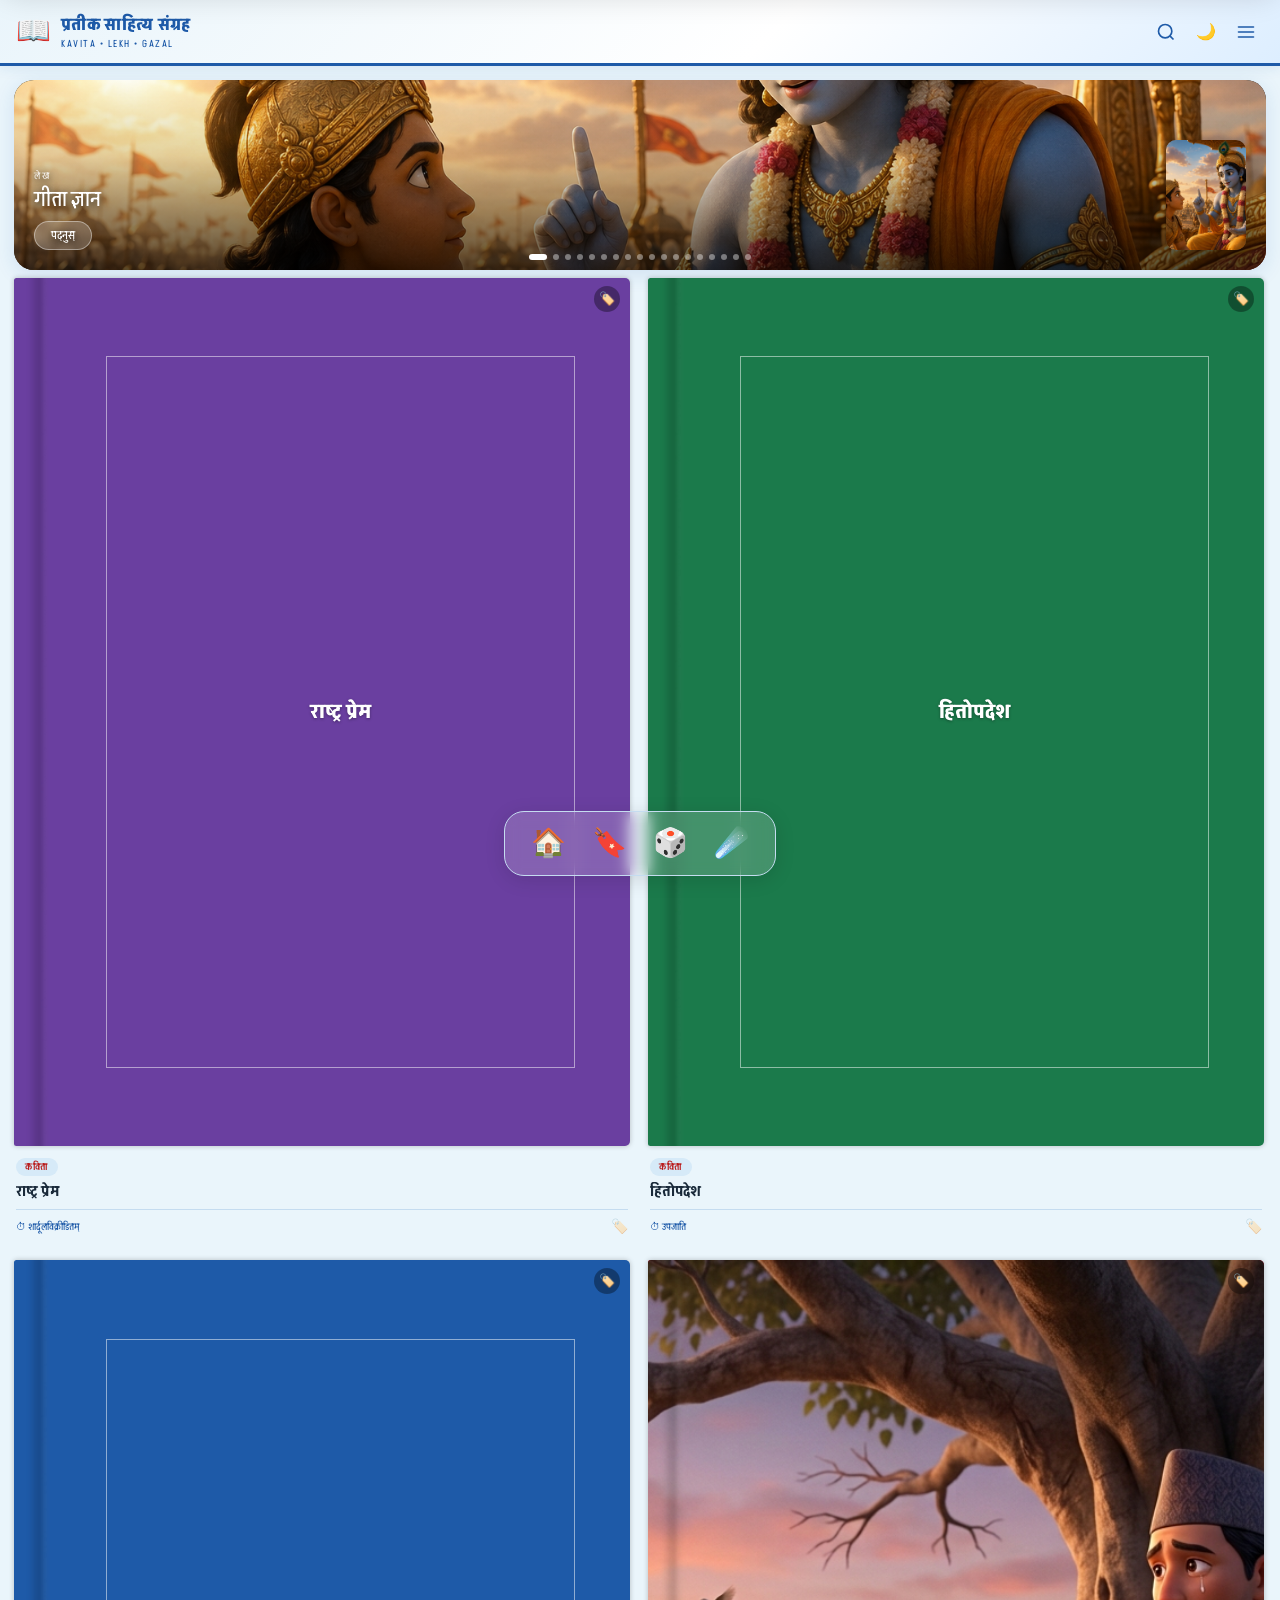
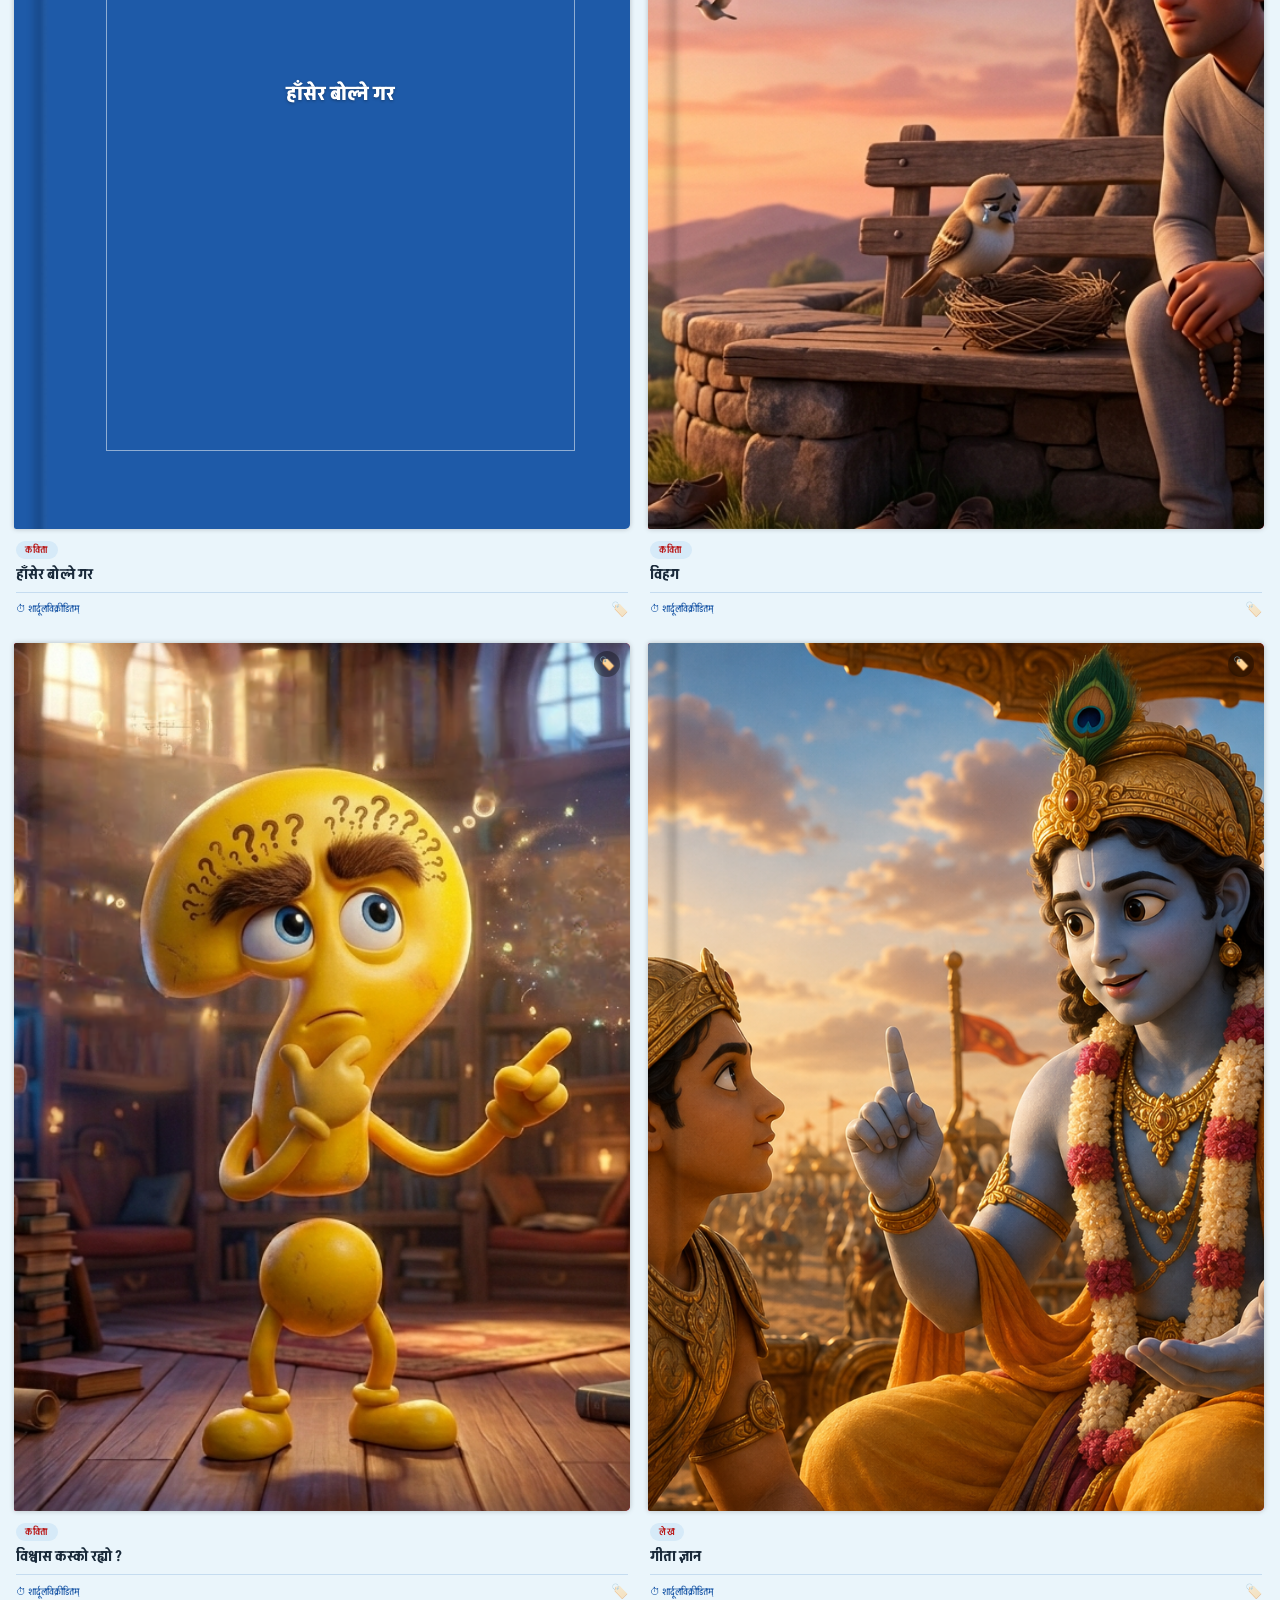
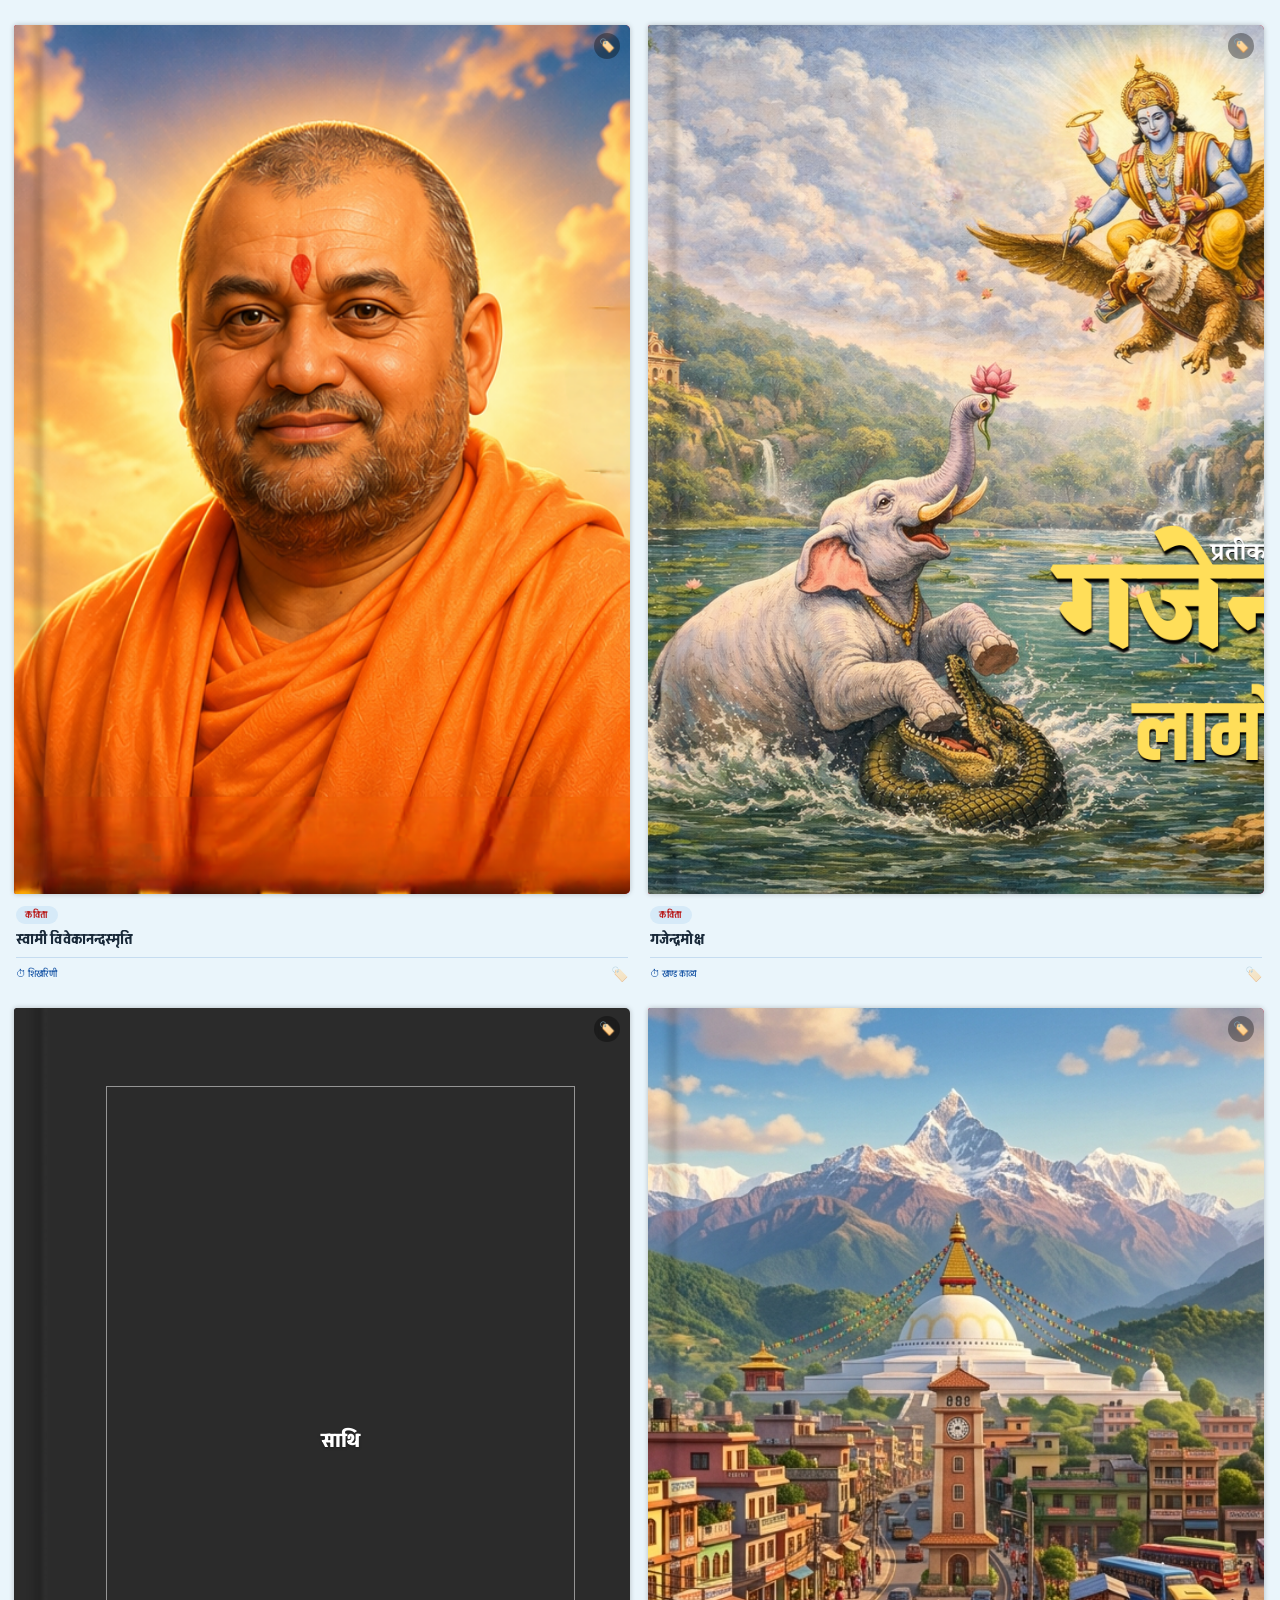
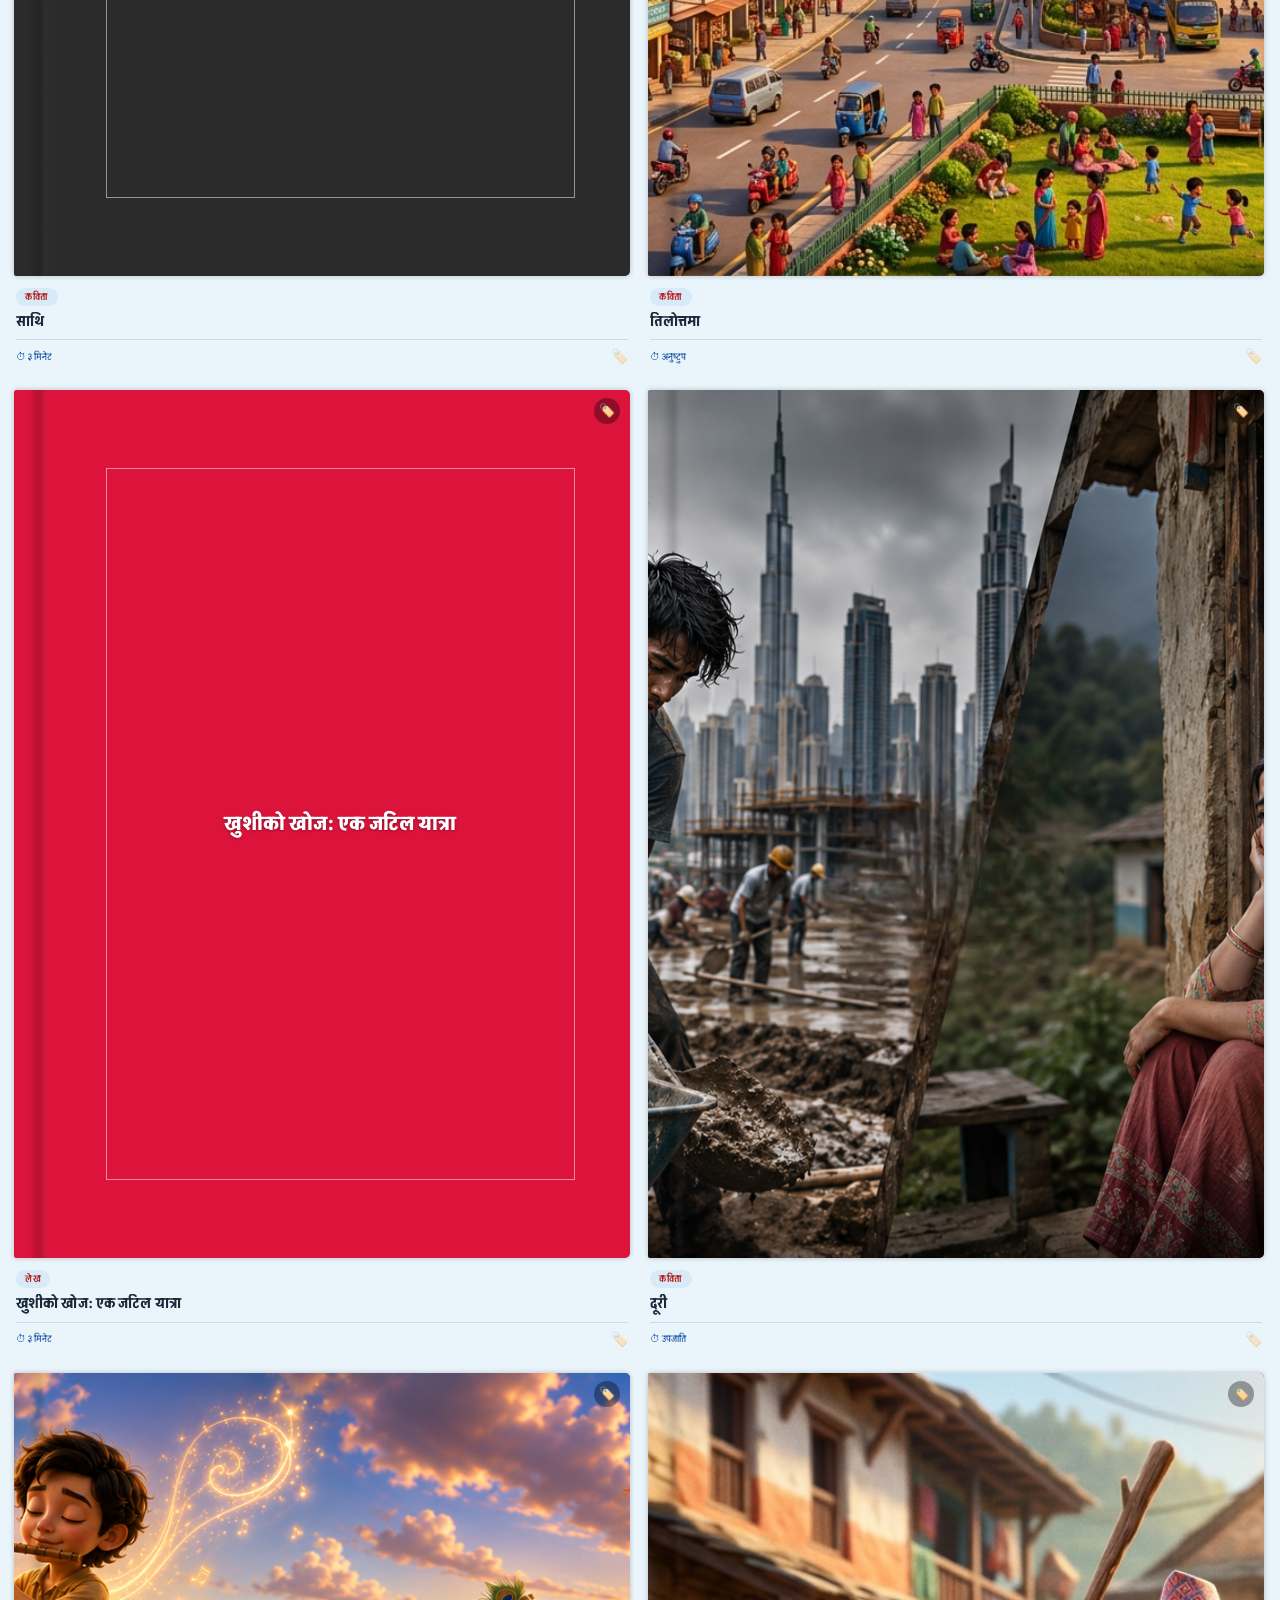
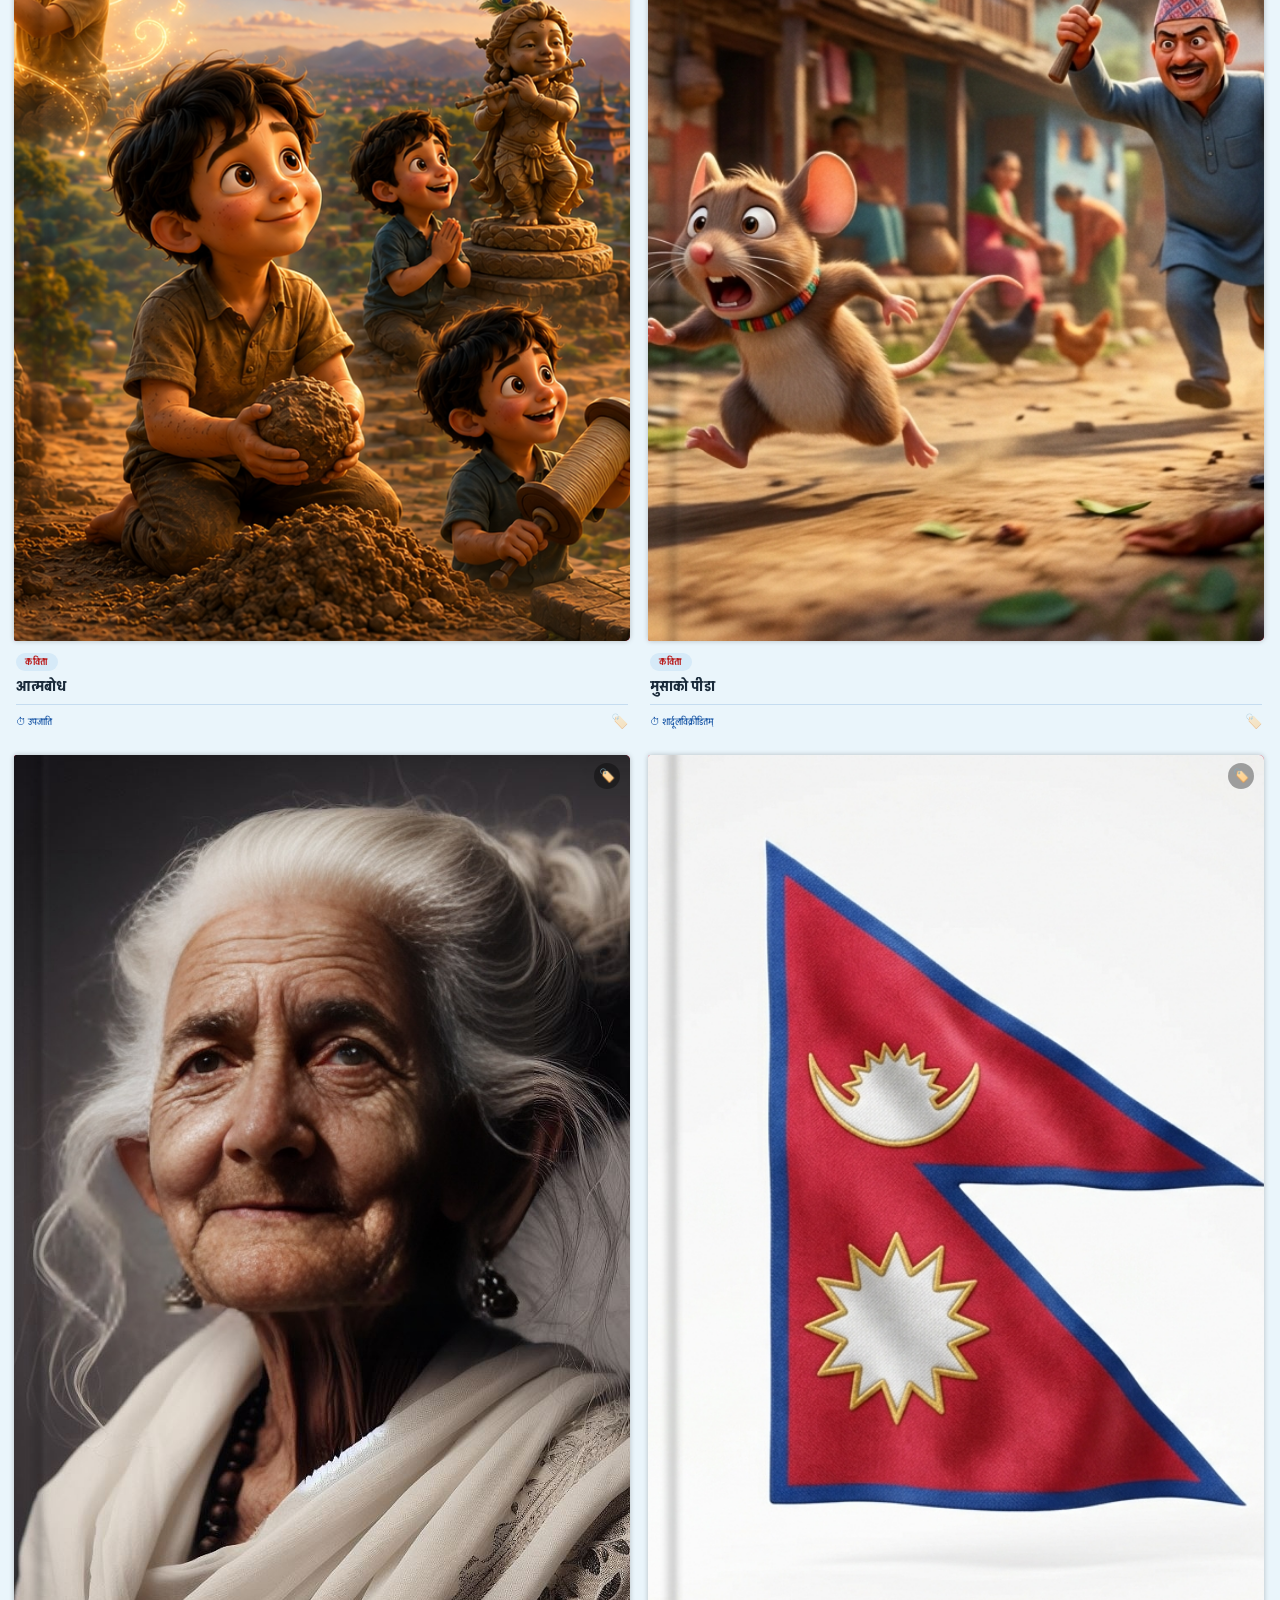
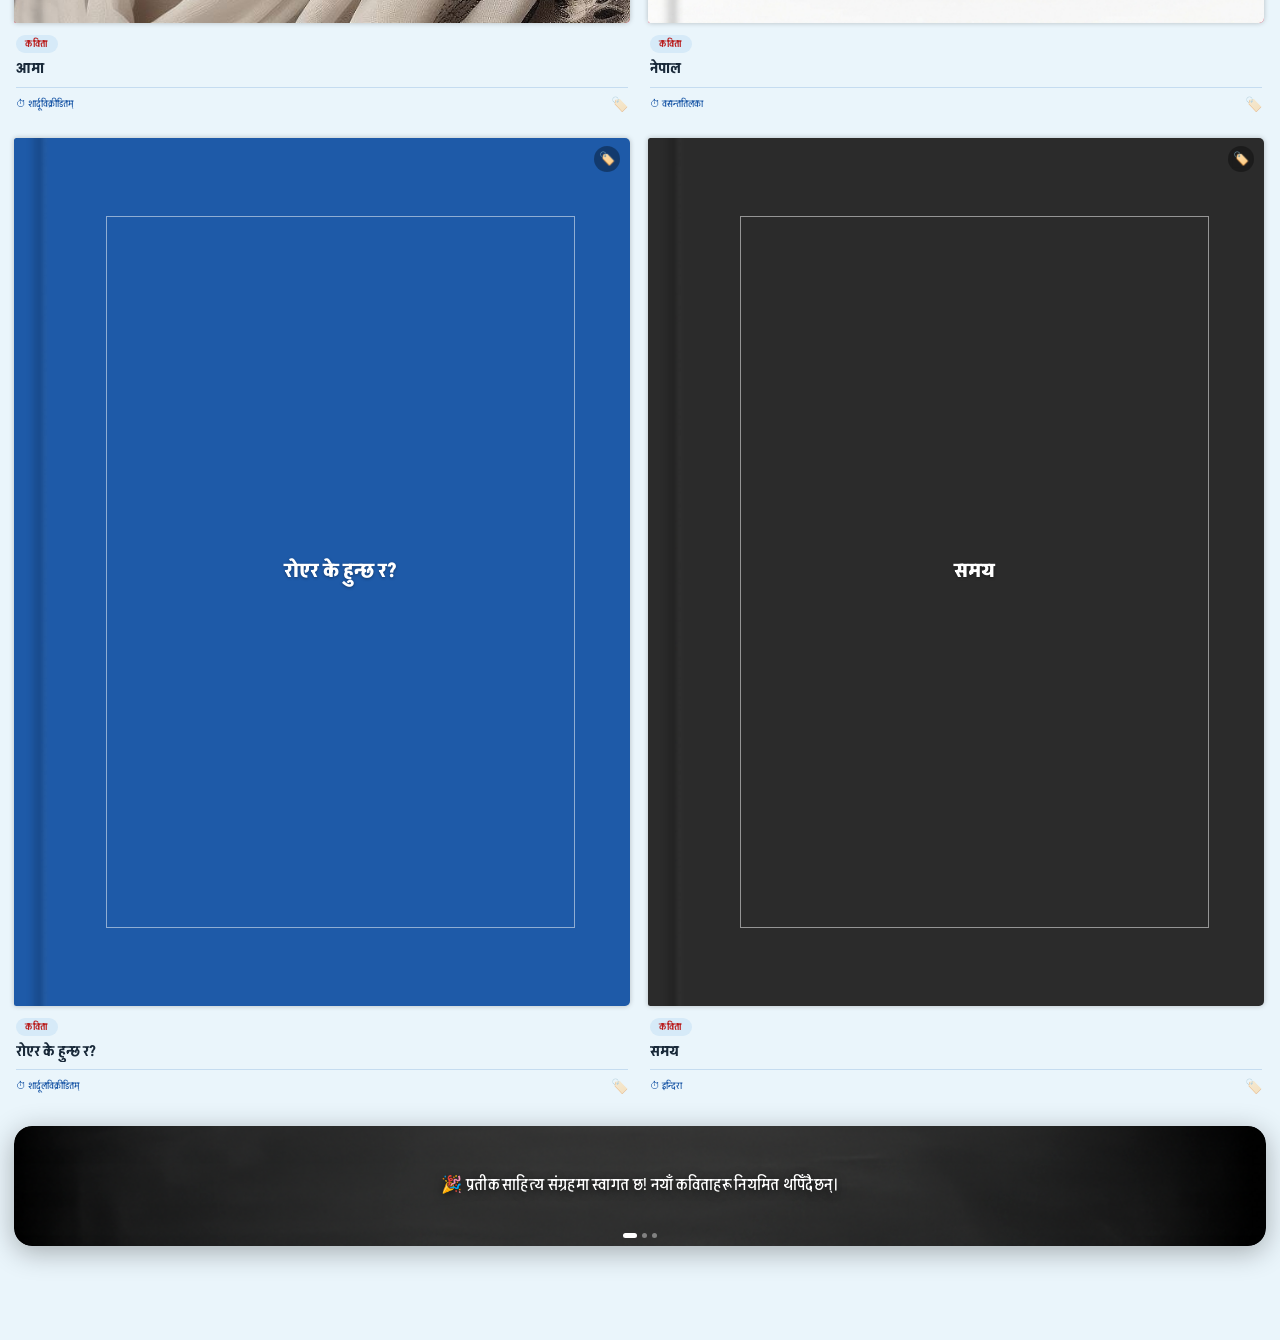
<file: index.html>
<!DOCTYPE html>
<html lang="ne" data-theme="light" data-htheme="kalika" data-layout="grid">
<head>
  <!-- Google tag (gtag.js) -->
  <script async src="https://www.googletagmanager.com/gtag/js?id=G-HSYM4SCEE4"></script>
  <script>
    window.dataLayer = window.dataLayer || [];
    function gtag(){dataLayer.push(arguments);}
    gtag('js', new Date());
    gtag('config', 'G-HSYM4SCEE4');
  </script>

  <meta charset="UTF-8" />
  <meta name="viewport" content="width=device-width, initial-scale=1.0" />
  <title>प्रतीक साहित्य संग्रह</title>
  <meta name="description" content="📚 प्रतीक अधिकारीद्वारा रचित नेपाली साहित्यिक कृतिहरूको आधिकारिक संग्रह — कविता, निबन्ध र गजल। नेपाली भाषा साहित्यमा रुचि राख्नेहरूका लागि उपयोगी स्रोत। ✍️" />
  <link rel="manifest" href="manifest.json" />
  <meta name="theme-color" content="#0c6ea8" />
  <meta name="apple-mobile-web-app-capable" content="yes" />
  <meta name="apple-mobile-web-app-status-bar-style" content="black-translucent" />
  <meta name="apple-mobile-web-app-title" content="प्रतीक साहित्य" />
  <link rel="icon" type="image/png" sizes="192x192" href="/icons/icon-192x192.png" />
  <link rel="apple-touch-icon" href="icons/icon-192x192.png" />
  <meta property="og:site_name" content="प्रतीक साहित्य संग्रह" />
  <meta property="og:title" content="प्रतीक साहित्य संग्रह" />
  <meta property="og:description" content="📚 प्रतीक अधिकारीद्वारा रचित नेपाली साहित्यिक कृतिहरूको आधिकारिक संग्रह — कविता, निबन्ध र गजल। नेपाली भाषा साहित्यमा रुचि राख्नेहरूका लागि उपयोगी स्रोत। ✍️" />
  <meta property="og:type" content="website" />
  <meta property="og:url" content="https://pratikadhikari98.com.np/" />
  <link rel="canonical" href="https://pratikadhikari98.com.np/" />
  <script type="application/ld+json">
  {
    "@context": "https://schema.org",
    "@type": "WebSite",
    "name": "प्रतीक साहित्य संग्रह",
    "alternateName": ["प्रतीक साहित्य सङ्ग्रह", "Pratik Sahitya Sangrah", "Pratik Sahitya Sangraha"],
    "url": "https://pratikadhikari98.com.np/",
    "inLanguage": "ne",
    "description": "प्रतीक अधिकारीद्वारा रचित नेपाली साहित्यिक कृतिहरूको आधिकारिक संग्रह — कविता, निबन्ध र गजल।"
  }
  </script>
  <link rel="stylesheet" href="css/style.css" />
  <link rel="stylesheet" href="css/print.css" media="print" />
  <link rel="stylesheet" href="css/chat-widget.css" />
  <link rel="stylesheet" href="css/admin.css" />
  <link href="https://fonts.googleapis.com/css2?family=Akshar:wght@400;500;600;700&family=Tiro+Devanagari+Hindi:ital@0;1&family=Noto+Sans+Devanagari:wght@400;600;700&family=Noto+Serif+Devanagari:wght@400;700&family=Playfair+Display:wght@700&family=DM+Sans:wght@400;500&display=swap" rel="stylesheet" />
</head>
<body>

<h1 style="position:absolute;width:1px;height:1px;overflow:hidden;clip:rect(0,0,0,0);white-space:nowrap;">प्रतीक साहित्य संग्रह</h1>

<!-- HEADER -->
<header class="header" id="header">
  <div class="header-left">
    <div class="logo-icon">📖</div>
    <div class="logo-text">
      <span class="logo-main">प्रतीक साहित्य संग्रह</span>
      <span class="logo-sub">Kavita • Lekh • Gazal</span>
    </div>
  </div>
  <div class="header-right">
    <button class="icon-btn" id="searchToggleBtn" title="Search">
      <svg width="20" height="20" viewBox="0 0 24 24" fill="none" stroke="currentColor" stroke-width="2"><circle cx="11" cy="11" r="8"/><line x1="21" y1="21" x2="16.65" y2="16.65"/></svg>
    </button>
    <button class="icon-btn" id="themeBtn" title="Toggle Theme">🌙</button>
    <button class="icon-btn" id="menuBtn" title="Menu">
      <svg width="20" height="20" viewBox="0 0 24 24" fill="none" stroke="currentColor" stroke-width="2" stroke-linecap="round"><line x1="3" y1="6" x2="21" y2="6"/><line x1="3" y1="12" x2="21" y2="12"/><line x1="3" y1="18" x2="21" y2="18"/></svg>
    </button>
  </div>
</header>

<!-- Search Bar -->
<div class="search-bar-wrap" id="searchBarWrap">
  <div class="search-inner">
    <svg width="18" height="18" viewBox="0 0 24 24" fill="none" stroke="currentColor" stroke-width="2"><circle cx="11" cy="11" r="8"/><line x1="21" y1="21" x2="16.65" y2="16.65"/></svg>
    <input type="text" id="searchInput" placeholder="कविता, लेख, ट्याग खोज्नुस्..." autocomplete="off" />
    <button id="searchClose">✕</button>
  </div>
  <div class="search-results" id="searchResults"></div>
</div>

<!-- 3-dots Dropdown Menu -->
<div class="dropdown-menu" id="dropdownMenu">
  <a href="about.html">👤 <span data-en="About" data-ne="बारेमा">बारेमा</span></a>
  <a href="#" onclick="showRandomPoem()">🎲 <span data-en="Random Poem" data-ne="अनियमित कविता">अनियमित कविता</span></a>
  <a href="#" onclick="showBookmarks()">🔖 <span data-en="Bookmarks" data-ne="सेभ गरिएका">सेभ गरिएका</span></a>
  <a href="#" onclick="openAdmin(); return false;">🔐 <span data-en="Admin Panel" data-ne="एडमिन प्यानल">एडमिन प्यानल</span></a>
  <a href="#" onclick="window.print()">🖨️ <span data-en="Print" data-ne="प्रिन्ट">प्रिन्ट</span></a>
  <a href="https://github.com/pratik/kavita-sangrah" target="_blank">💻 <span data-en="GitHub" data-ne="GitHub">GitHub</span></a>
  <div class="menu-divider"></div>

  <!-- COLOUR THEME PICKER -->
  <div class="picker-label">🎨 थिम — कालिका</div>
  <div class="picker-row">
    <button class="theme-swatch active" data-htheme="kalika">
      <span class="swatch-preview swatch-kalika"></span>
      <span class="swatch-name">🏫 कालिका</span>
    </button>
  </div>
  <div class="menu-divider"></div>

  <div class="lang-toggle-wrap">
    <span>EN / नेपाली</span>
    <label class="toggle-switch">
      <input type="checkbox" id="langToggle" />
      <span class="slider"></span>
    </label>
  </div>
</div>

<!-- HERO / FEATURED SECTION (Swapping) -->
<section class="hero-section" id="heroSection">
  <div class="hero-slides" id="heroSlides">
    <!-- Slides inserted by JS -->
  </div>
  <div class="hero-dots" id="heroDots"></div>
</section>

<!-- ALL WORKS SECTION -->
<section class="content-section">
  <div class="cards-grid" id="allCards">
    <!-- Cards inserted by JS -->
  </div>
</section>

<!-- BLACKBOARD / NOTICE SECTION -->
<section class="blackboard-section" id="blackboardSection">
  <img src="covers/blackboard.PNG" alt="" class="blackboard-bg" />
  <div class="blackboard-overlay"></div>
  <div class="blackboard-slides" id="blackboardSlides">
    <!-- सूचनाहरू JS ले insert गर्छ -->
  </div>
  <div class="blackboard-dots" id="blackboardDots"></div>
</section>

<!-- BOTTOM NAV -->
<nav class="bottom-nav">
  <button class="nav-item active" onclick="showSection('home')">
    <span class="nav-icon">🏠</span>
    <span class="nav-label" data-en="Home" data-ne="गृहपृष्ठ">गृहपृष्ठ</span>
  </button>
  <button class="nav-item" onclick="showSection('bookmarks')">
    <span class="nav-icon">🔖</span>
    <span class="nav-label" data-en="Bookmarks" data-ne="सेभ">सेभ</span>
  </button>
  <button class="nav-item" onclick="showRandomPoem()">
    <span class="nav-icon">🎲</span>
    <span class="nav-label" data-en="Random" data-ne="अनियमित">अनियमित</span>
  </button>
  <button class="nav-item" id="chat-nav-btn">
    <span class="nav-icon" id="chat-nav-icon">☄️</span>

    <span class="nav-label" data-en="AI Chat" data-ne="AI च्याट">AI च्याट</span>
  </button>
</nav>

<!-- POEM MODAL -->
<div class="modal-overlay" id="poemModal">
  <div class="modal-content">
    <header class="header modal-site-header">
      <div class="header-left" onclick="closeModal()" style="cursor:pointer" title="गृहपृष्ठ">
        <div class="logo-icon">📖</div>
        <div class="logo-text">
          <span class="logo-main">प्रतीक साहित्य संग्रह</span>
          <span class="logo-sub">Kavita • Lekh • Gazal</span>
        </div>
      </div>
      <div class="header-right">
        <button class="icon-btn" id="bookmarkBtn" onclick="toggleBookmark()" title="Bookmark">🔖</button>
        <button class="icon-btn" onclick="sharePoem()" title="Share">📤</button>
        <button class="icon-btn" onclick="window.print()" title="Print">🖨️</button>
      </div>
    </header>
    <div class="modal-body" id="modalBody">
      <!-- Content inserted by JS -->
    </div>
  </div>
</div>

<!-- RANDOM CARD STACK MODAL -->
<div class="modal-overlay" id="randomModal">
  <div class="modal-content">
    <header class="header modal-site-header">
      <div class="header-left" onclick="closeRandomStack()" style="cursor:pointer" title="गृहपृष्ठ">
        <div class="logo-icon">📖</div>
        <div class="logo-text">
          <span class="logo-main">प्रतीक साहित्य संग्रह</span>
          <span class="logo-sub">Kavita • Lekh • Gazal</span>
        </div>
      </div>
      <div class="header-right">
        <button class="icon-btn" onclick="shuffleRandomStack()" title="मिसाउनुस्">🎲</button>
      </div>
    </header>
    <div class="rc-wrap">
      <h3 class="rc-heading">🎲 अनियमित कविता</h3>
      <div class="rc-stage" id="rcStage"></div>
      <div class="rc-title" id="rcTitle"></div>
      <div class="rc-hint">मन परेको कभरमा छुनुस् — कविता खुल्छ। औँलाले swipe पनि गर्न सकिन्छ।</div>
    </div>
  </div>
</div>

<!-- BOOKMARKS MODAL -->
<div class="modal-overlay" id="bookmarkModal">
  <div class="modal-content">
    <header class="header modal-site-header">
      <div class="header-left" onclick="closeBookmarkModal()" style="cursor:pointer" title="गृहपृष्ठ">
        <div class="logo-icon">📖</div>
        <div class="logo-text">
          <span class="logo-main">प्रतीक साहित्य संग्रह</span>
          <span class="logo-sub">Kavita • Lekh • Gazal</span>
        </div>
      </div>
    </header>
    <h3 style="padding:16px 16px 0;margin:0">🔖 <span data-en="Saved Poems" data-ne="सेभ गरिएका">सेभ गरिएका</span></h3>
    <div class="modal-body" id="bookmarkBody"></div>
  </div>
</div>

<!-- SHARE MODAL -->
<div class="share-modal" id="shareModal">
  <div class="share-content">
    <h3>📤 <span data-en="Share" data-ne="सेयर गर्नुस्">सेयर गर्नुस्</span></h3>
    <div class="share-buttons">
      <button onclick="shareToWhatsApp()" class="share-btn whatsapp">💬 WhatsApp</button>
      <button onclick="shareToFacebook()" class="share-btn facebook">📘 Facebook</button>
      <button onclick="shareToTwitter()" class="share-btn twitter">🐦 Twitter</button>
      <button onclick="copyLink()" class="share-btn copy">📋 <span data-en="Copy Link" data-ne="लिंक कपी">लिंक कपी</span></button>
    </div>
    <button onclick="closeShareModal()" class="share-close">✕</button>
  </div>
</div>

<!-- TOAST -->
<div class="toast" id="toast"></div>

<script>
  // Service Worker दर्ता गर्ने
  if ('serviceWorker' in navigator) {
    window.addEventListener('load', () => {
      navigator.serviceWorker.register('./sw.js')
        .then(reg => console.log('[PWA] Service Worker registered:', reg.scope))
        .catch(err => console.warn('[PWA] SW registration failed:', err));
    });
  }
</script>
<!-- DATA: loader पहिले, त्यसपछि प्रत्येक कविता/सूचना file -->
<script src="data/kavita-loader.js"></script>
<!-- कविताहरू: नयाँ थप्न data/kavita/ मा नयाँ file राख्नुस् र यहाँ script tag थप्नुस् -->
<script src="data/kavita/1.js"></script>
<script src="data/kavita/2.js"></script>
<script src="data/kavita/3.js"></script>
<script src="data/kavita/4.js"></script>
<script src="data/kavita/5.js"></script>
<script src="data/kavita/6.js"></script>
<script src="data/kavita/7.js"></script>
<script src="data/kavita/8.js"></script>
<script src="data/kavita/9.js"></script>
<script src="data/kavita/10.js"></script>
<script src="data/kavita/11.js"></script>
<script src="data/kavita/12.js"></script>
<script src="data/kavita/13.js"></script>
<script src="data/kavita/14.js"></script>
<script src="data/kavita/15.js"></script>
<script src="data/kavita/16.js"></script>  


  
<!-- सूचनाहरू: नयाँ थप्न news/ मा नयाँ file राख्नुस् र यहाँ script tag थप्नुस् -->
<script src="news/1.js"></script>
<script src="news/2.js"></script>
<script src="news/3.js"></script>
<script src="js/theme.js"></script> <script src="js/bookmark.js"></script> <script src="js/share.js"></script> <script src="js/app.js"></script> <script src="js/search.js"></script> <script src="js/admin.js"></script> <script src="js/admin-zip.js"></script> <script>

// सबै load भएपछ ि मात्र run गर्ने window.addEventListener('load', () => { setTimeout(startClock, 200);

</script>

<!-- AI CHAT WIDGET -->
<script src="js/chat-widget.js"></script>

</body>
  </html>
</file>
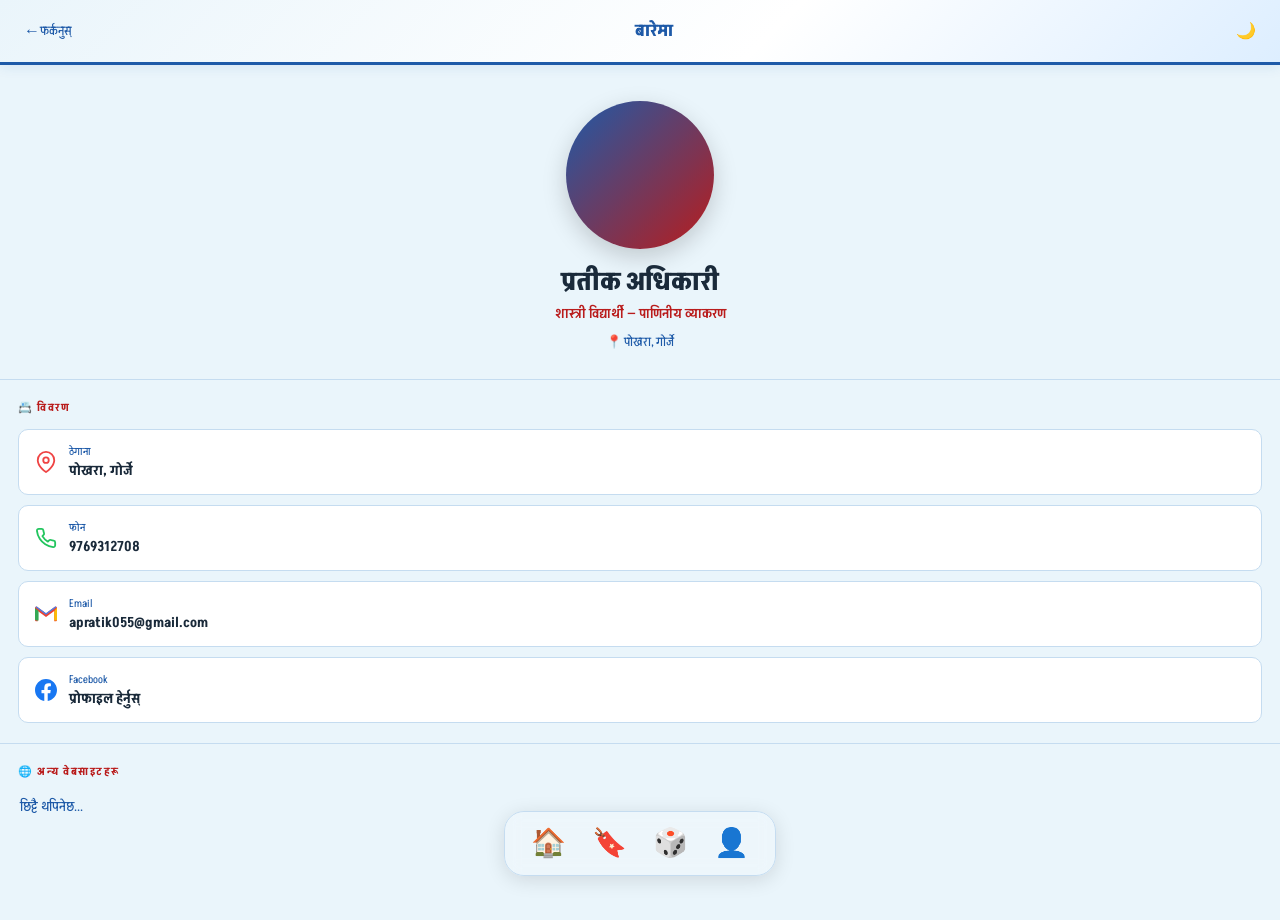
<file: about.html>
<!DOCTYPE html>
<html lang="ne" data-theme="light" data-htheme="kalika">
<head>
  <meta charset="UTF-8" />
  <meta name="viewport" content="width=device-width, initial-scale=1.0" />
  <title>बारेमा — प्रतीक साहित्य संग्रह</title>
  <link rel="manifest" href="manifest.json" />
  <meta name="theme-color" content="#2d1e46" />
  <meta name="apple-mobile-web-app-capable" content="yes" />
  <link rel="apple-touch-icon" href="icons/icon-192x192.png" />
  <link rel="stylesheet" href="css/style.css" />
  <link rel="stylesheet" href="css/about.css" />
  <link href="https://fonts.googleapis.com/css2?family=Akshar:wght@400;500;600;700&family=Noto+Sans+Devanagari:wght@400;600;700&family=DM+Sans:wght@400;500&display=swap" rel="stylesheet" />
</head>
<body>

<!-- HEADER -->
<header class="header">
  <div class="header-left">
    <button class="icon-btn back-btn" onclick="history.back()">
      ← <span style="font-size:13px;">फर्कनुस्</span>
    </button>
  </div>
  <div class="header-left">
    <div class="logo-text">
      <span class="logo-main">बारेमा</span>
    </div>
  </div>
  <div class="header-right">
    <button class="icon-btn" id="themeBtn">🌙</button>
  </div>
</header>

<!-- PROFILE -->
<section class="profile-card">
  <div class="profile-photo-wrap">
    <img class="profile-photo" id="profilePhoto" src="" alt="" onerror="this.style.display='none'" />
  </div>
  <h1 class="profile-name" id="profileName"></h1>
  <p class="profile-subtitle" id="profileSubtitle"></p>
  <div class="profile-location" id="profileLocation"></div>
</section>

<!-- DETAILS -->
<section class="about-section about-contact-section">
  <div class="about-section-label">📇 विवरण</div>
  <div class="about-contact" id="aboutContact"></div>
</section>

<!-- OTHER WEBSITES -->
<section class="about-section about-sites-section">
  <div class="about-section-label">🌐 अन्य वेबसाइटहरू</div>
  <div class="about-sites" id="aboutSites"></div>
</section>

<!-- BOTTOM NAV -->
<nav class="bottom-nav">
  <button class="nav-item" onclick="location.href='index.html'">
    <span class="nav-icon">🏠</span>
    <span class="nav-label">गृहपृष्ठ</span>
  </button>
  <button class="nav-item" onclick="location.href='index.html#bookmarks'">
    <span class="nav-icon">🔖</span>
    <span class="nav-label">सेभ</span>
  </button>
  <button class="nav-item" onclick="location.href='index.html#random'">
    <span class="nav-icon">🎲</span>
    <span class="nav-label">अनियमित</span>
  </button>
  <button class="nav-item active">
    <span class="nav-icon">👤</span>
    <span class="nav-label">बारेमा</span>
  </button>
</nav>

<script src="data/about.js"></script>
<script src="js/theme.js"></script>
<script src="js/about.js"></script>
</body>
</html>
</file>
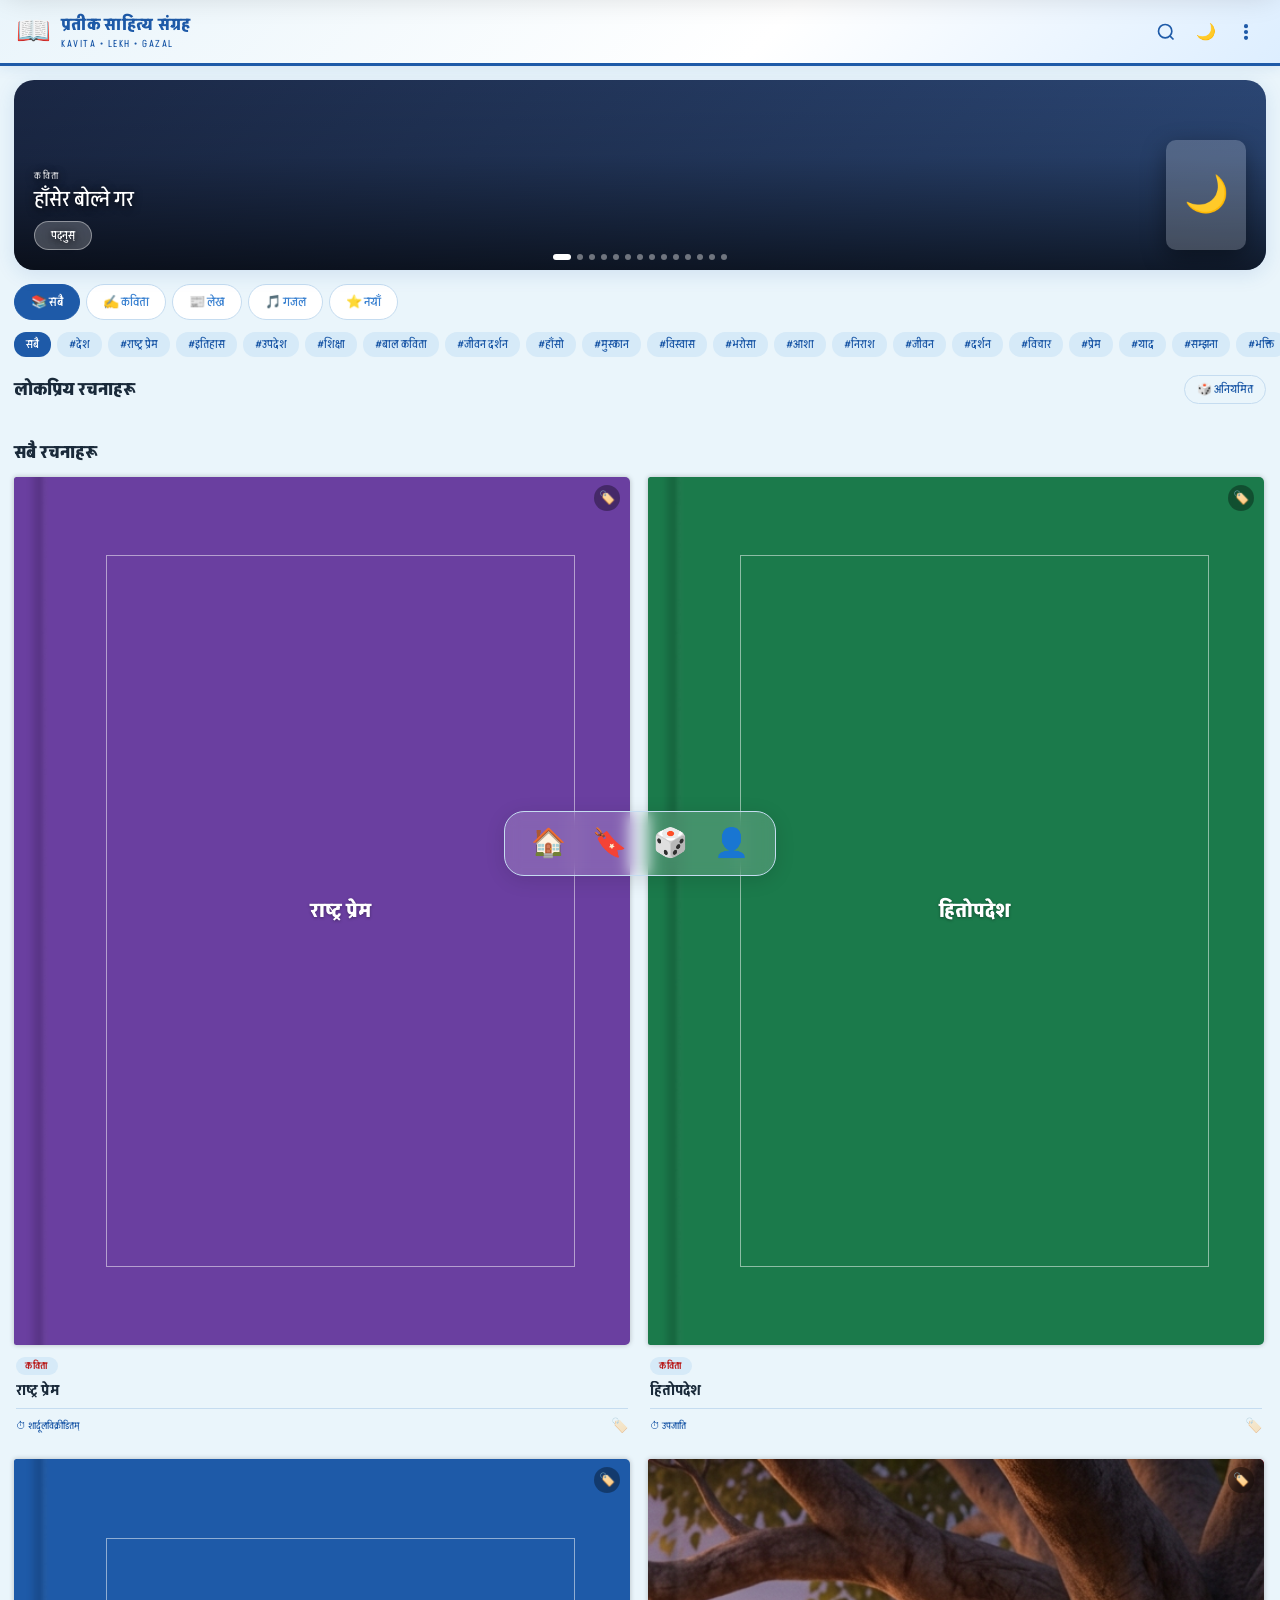
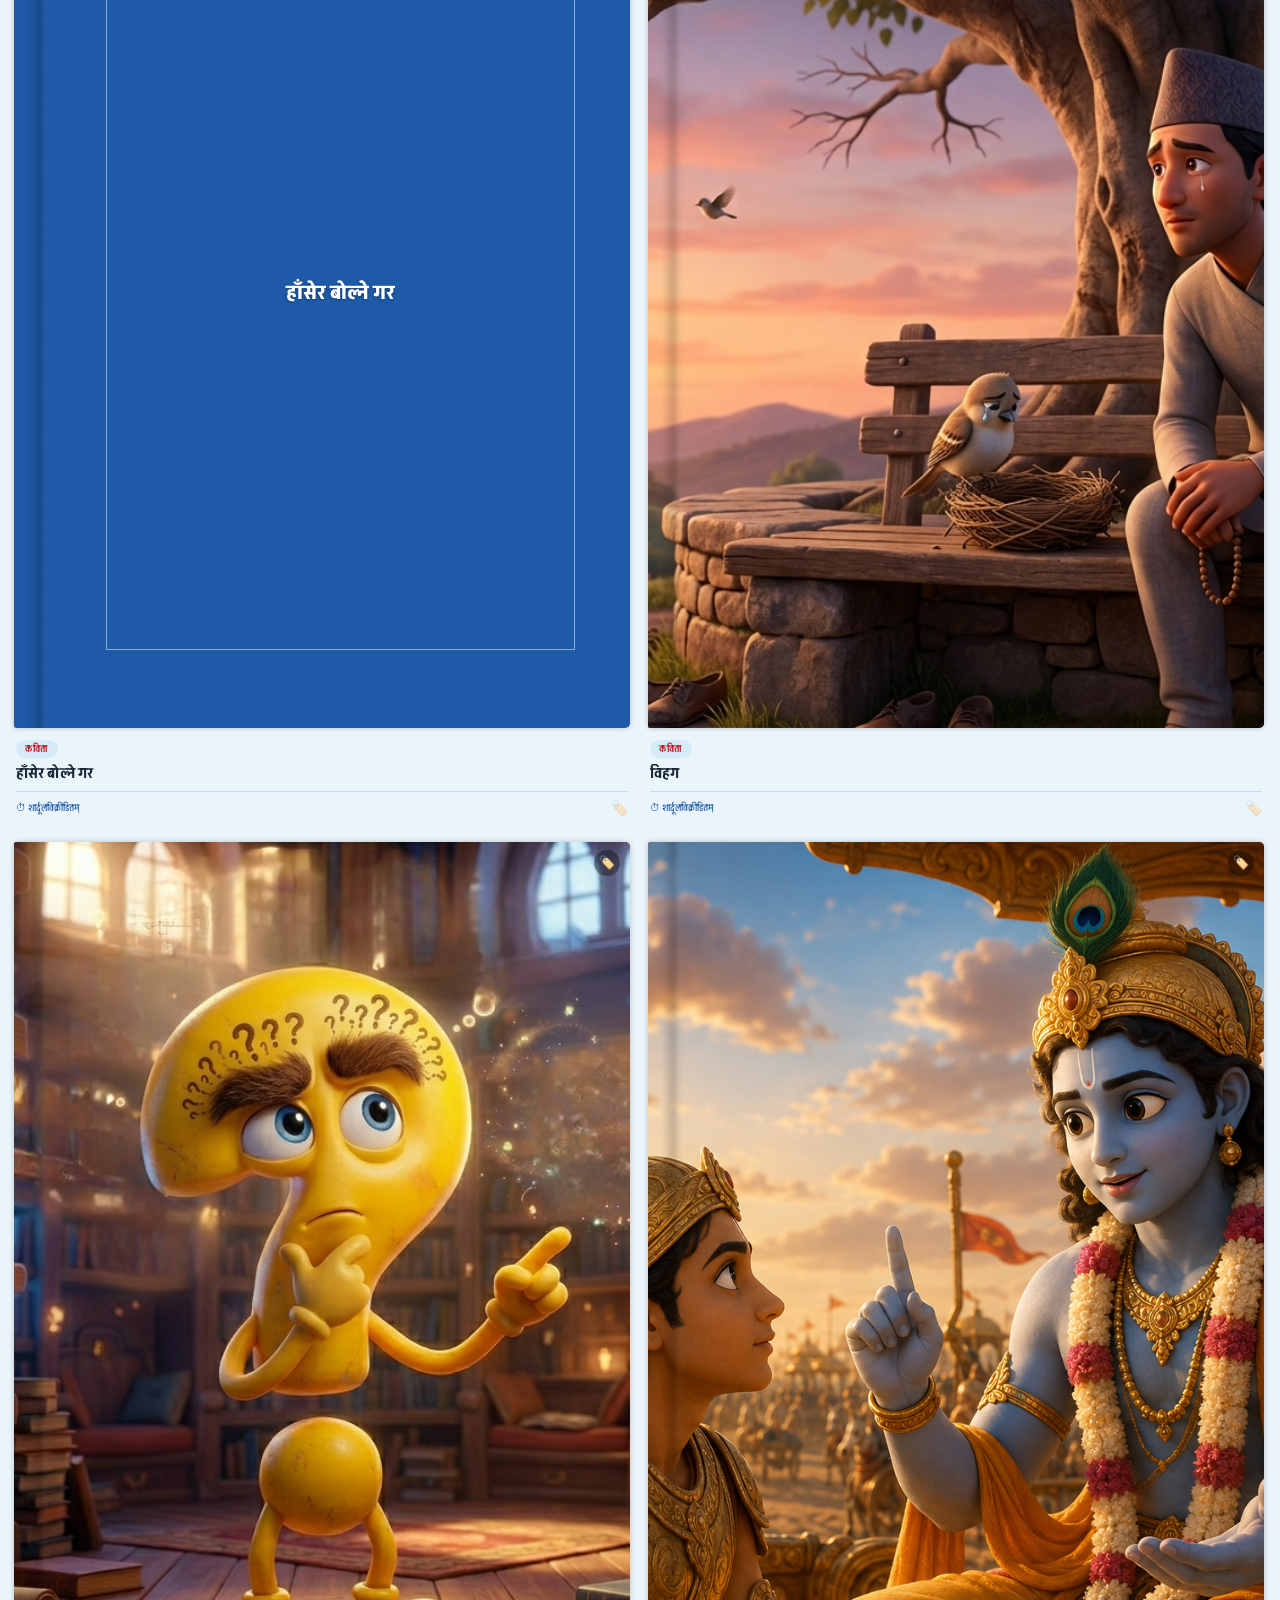
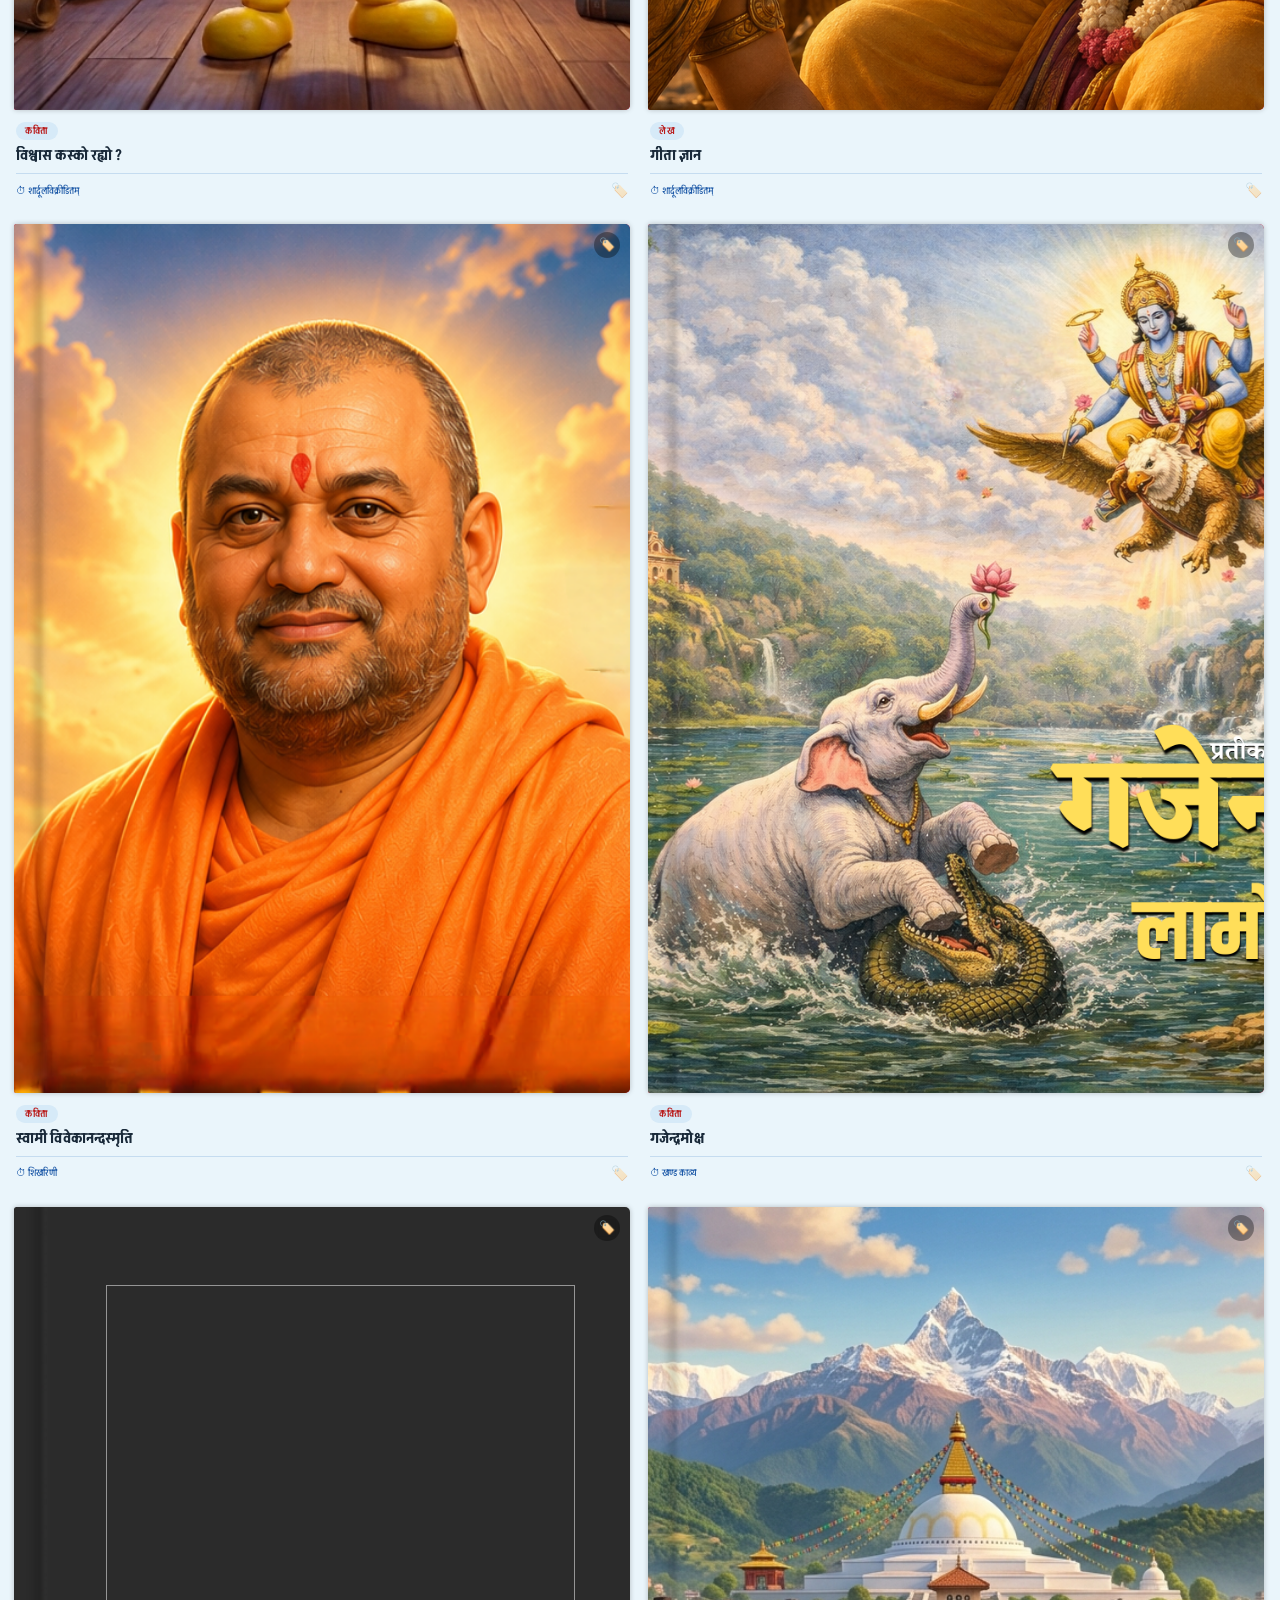
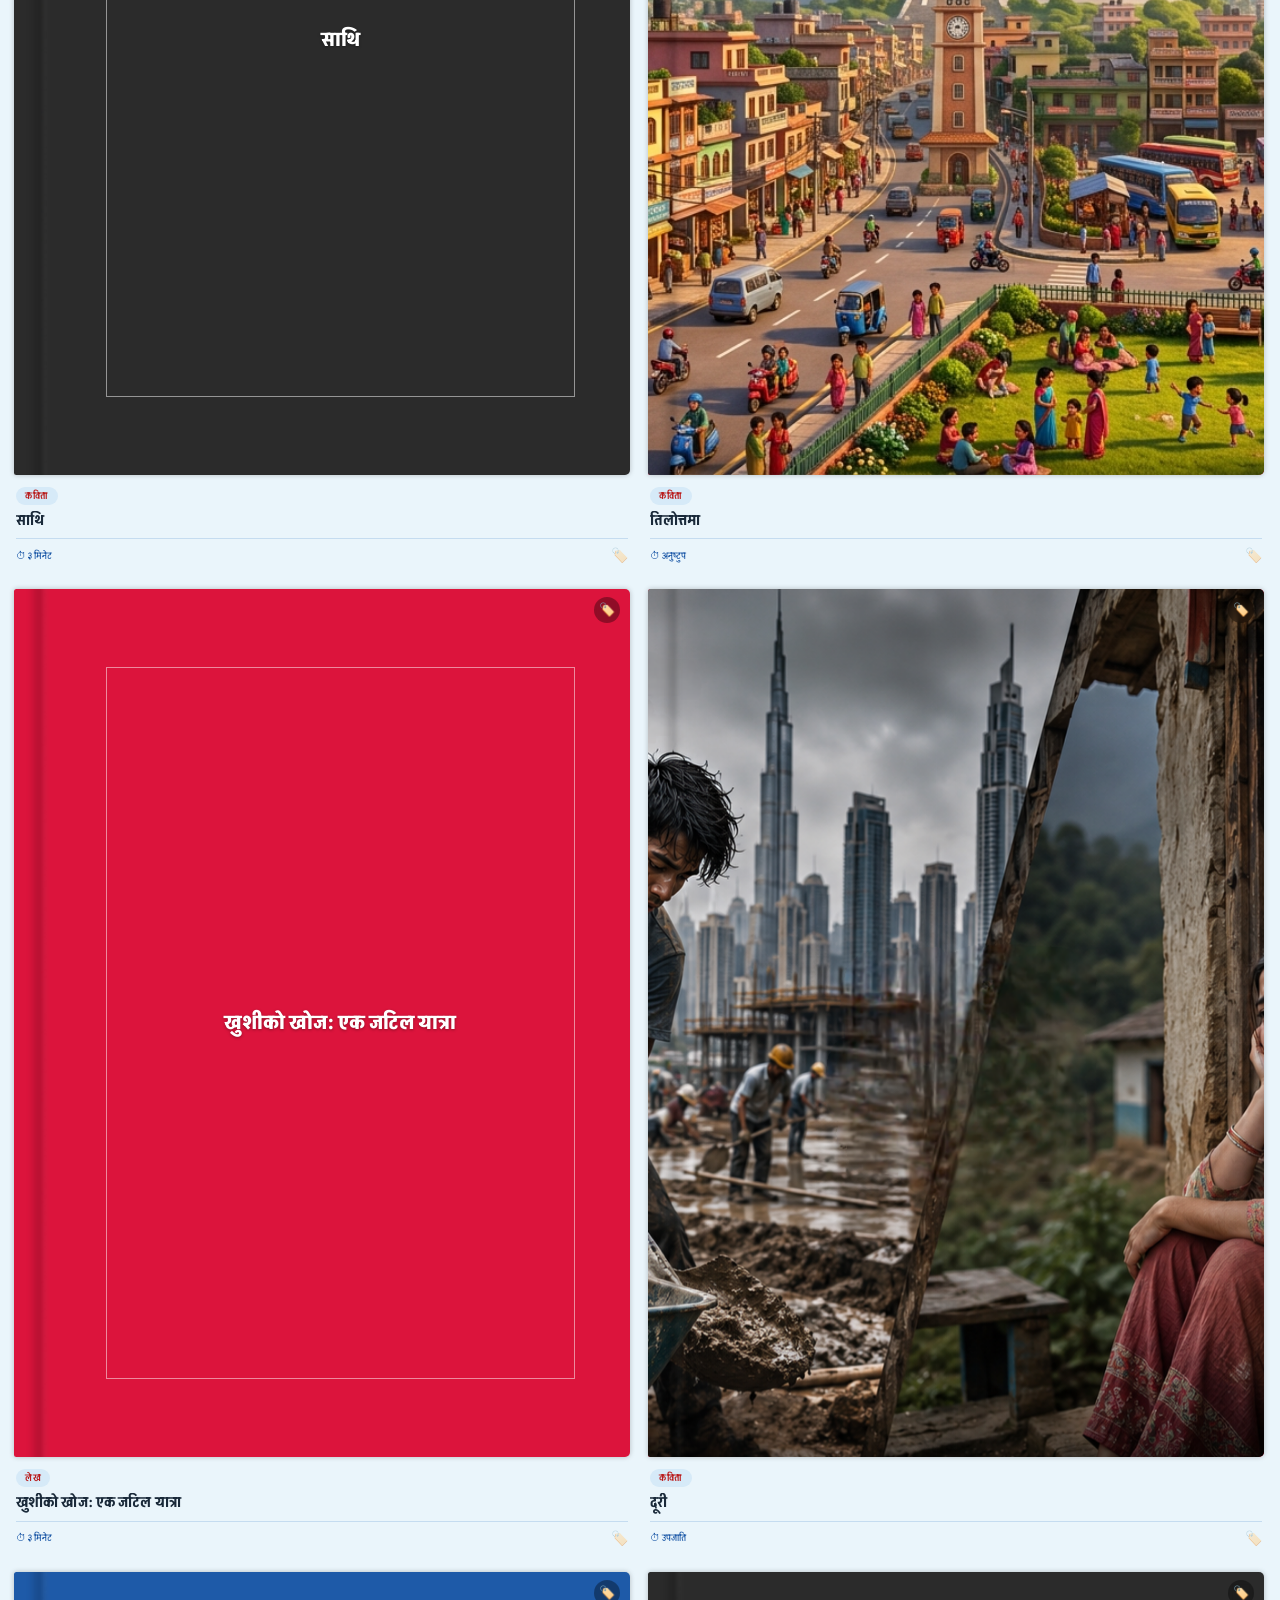
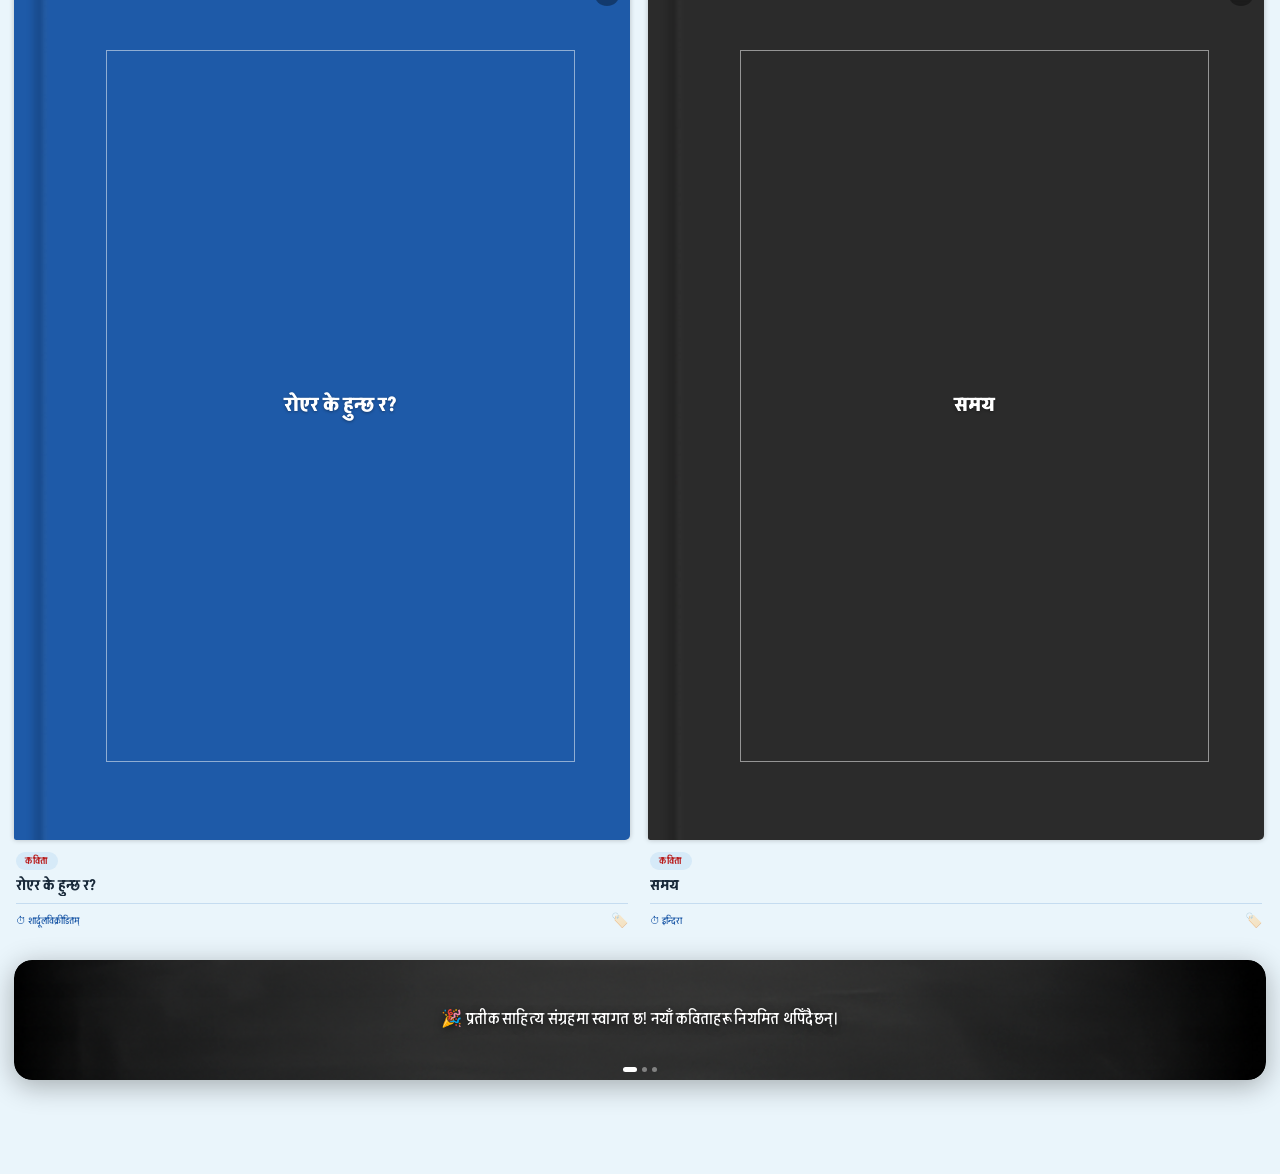
<file: pratik-sahitya-index.html>
<!DOCTYPE html>
<html lang="ne" data-theme="light" data-htheme="kalika" data-layout="grid">
<head>
  <!-- Google tag (gtag.js) -->
  <script async src="https://www.googletagmanager.com/gtag/js?id=G-HSYM4SCEE4"></script>
  <script>
    window.dataLayer = window.dataLayer || [];
    function gtag(){dataLayer.push(arguments);}
    gtag('js', new Date());
    gtag('config', 'G-HSYM4SCEE4');
  </script>

  <meta charset="UTF-8" />
  <meta name="viewport" content="width=device-width, initial-scale=1.0" />
  <title>प्रतीक साहित्य संग्रह</title>
  <meta name="description" content="📚 प्रतीक अधिकारीद्वारा रचित नेपाली साहित्यिक कृतिहरूको आधिकारिक संग्रह — कविता, निबन्ध र गजल। नेपाली भाषा साहित्यमा रुचि राख्नेहरूका लागि उपयोगी स्रोत। ✍️" />
  <link rel="manifest" href="manifest.json" />
  <meta name="theme-color" content="#0c6ea8" />
  <meta name="apple-mobile-web-app-capable" content="yes" />
  <meta name="apple-mobile-web-app-status-bar-style" content="black-translucent" />
  <meta name="apple-mobile-web-app-title" content="प्रतीक साहित्य" />
  <link rel="icon" type="image/png" href="icons/icon-192x192.png" />
  <link rel="apple-touch-icon" href="icons/icon-192x192.png" />
  <meta property="og:site_name" content="प्रतीक साहित्य संग्रह" />
  <meta property="og:title" content="प्रतीक साहित्य संग्रह" />
  <meta property="og:description" content="📚 प्रतीक अधिकारीद्वारा रचित नेपाली साहित्यिक कृतिहरूको आधिकारिक संग्रह — कविता, निबन्ध र गजल। नेपाली भाषा साहित्यमा रुचि राख्नेहरूका लागि उपयोगी स्रोत। ✍️" />
  <meta property="og:type" content="website" />
  <meta property="og:url" content="https://pratikadhikari98.com.np" />
  <link rel="canonical" href="https://pratikadhikari98.com.np" />
  <script type="application/ld+json">
  {
    "@context": "https://schema.org",
    "@type": "WebSite",
    "name": "प्रतीक साहित्य संग्रह",
    "alternateName": "Pratik Sahitya Sangrah",
    "url": "https://pratikadhikari98.com.np",
    "description": "प्रतीक अधिकारीद्वारा रचित नेपाली साहित्यिक कृतिहरूको आधिकारिक संग्रह — कविता, निबन्ध र गजल।"
  }
  </script>
  <link rel="stylesheet" href="css/style.css" />
  <link rel="stylesheet" href="css/print.css" media="print" />
  <link href="https://fonts.googleapis.com/css2?family=Akshar:wght@400;500;600;700&family=Tiro+Devanagari+Hindi:ital@0;1&family=Noto+Sans+Devanagari:wght@400;600;700&family=Noto+Serif+Devanagari:wght@400;700&family=Playfair+Display:wght@700&family=DM+Sans:wght@400;500&display=swap" rel="stylesheet" />
</head>
<body>

<!-- HEADER -->
<header class="header" id="header">
  <div class="header-left">
    <div class="logo-icon">📖</div>
    <div class="logo-text">
      <span class="logo-main">प्रतीक साहित्य संग्रह</span>
      <span class="logo-sub">Kavita • Lekh • Gazal</span>
    </div>
  </div>
  <div class="header-right">
    <button class="icon-btn" id="searchToggleBtn" title="Search">
      <svg width="20" height="20" viewBox="0 0 24 24" fill="none" stroke="currentColor" stroke-width="2"><circle cx="11" cy="11" r="8"/><line x1="21" y1="21" x2="16.65" y2="16.65"/></svg>
    </button>
    <button class="icon-btn" id="themeBtn" title="Toggle Theme">🌙</button>
    <button class="icon-btn" id="menuBtn" title="Menu">
      <svg width="20" height="20" viewBox="0 0 24 24" fill="none" stroke="currentColor" stroke-width="2"><circle cx="12" cy="5" r="1.5" fill="currentColor"/><circle cx="12" cy="12" r="1.5" fill="currentColor"/><circle cx="12" cy="19" r="1.5" fill="currentColor"/></svg>
    </button>
  </div>
</header>

<!-- Search Bar -->
<div class="search-bar-wrap" id="searchBarWrap">
  <div class="search-inner">
    <svg width="18" height="18" viewBox="0 0 24 24" fill="none" stroke="currentColor" stroke-width="2"><circle cx="11" cy="11" r="8"/><line x1="21" y1="21" x2="16.65" y2="16.65"/></svg>
    <input type="text" id="searchInput" placeholder="कविता, लेख, ट्याग खोज्नुस्..." autocomplete="off" />
    <button id="searchClose">✕</button>
  </div>
  <div class="search-results" id="searchResults"></div>
</div>

<!-- 3-dots Dropdown Menu -->
<div class="dropdown-menu" id="dropdownMenu">
  <a href="#" onclick="showRandomPoem()">🎲 <span data-en="Random Poem" data-ne="अनियमित कविता">अनियमित कविता</span></a>
  <a href="#" onclick="showBookmarks()">🔖 <span data-en="Bookmarks" data-ne="सेभ गरिएका">सेभ गरिएका</span></a>
  <a href="#" onclick="window.print()">🖨️ <span data-en="Print" data-ne="प्रिन्ट">प्रिन्ट</span></a>
  <a href="https://github.com/pratik/kavita-sangrah" target="_blank">💻 <span data-en="GitHub" data-ne="GitHub">GitHub</span></a>
  <div class="menu-divider"></div>

  <!-- COLOUR THEME PICKER -->
  <div class="picker-label">🎨 थिम — कालिका</div>
  <div class="picker-row">
    <button class="theme-swatch active" data-htheme="kalika">
      <span class="swatch-preview swatch-kalika"></span>
      <span class="swatch-name">🏫 कालिका</span>
    </button>
  </div>
  <div class="menu-divider"></div>

  <!-- LAYOUT PICKER -->
  <div class="picker-label">📐 लेआउट</div>
  <div class="picker-row">
    <button class="layout-swatch" data-layout="grid">
      <span class="layout-icon">⊞</span>
      <span class="swatch-name">Grid</span>
    </button>
    <button class="layout-swatch" data-layout="list">
      <span class="layout-icon">☰</span>
      <span class="swatch-name">List</span>
    </button>
    <button class="layout-swatch" data-layout="magazine">
      <span class="layout-icon">📰</span>
      <span class="swatch-name">Magazine</span>
    </button>
    <button class="layout-swatch" data-layout="compact">
      <span class="layout-icon">▤</span>
      <span class="swatch-name">Compact</span>
    </button>
  </div>
  <div class="menu-divider"></div>

  <div class="lang-toggle-wrap">
    <span>EN / नेपाली</span>
    <label class="toggle-switch">
      <input type="checkbox" id="langToggle" />
      <span class="slider"></span>
    </label>
  </div>
</div>

<!-- HERO / FEATURED SECTION (Swapping) -->
<section class="hero-section" id="heroSection">
  <div class="hero-slides" id="heroSlides">
    <!-- Slides inserted by JS -->
  </div>
  <div class="hero-dots" id="heroDots"></div>
</section>

<!-- CATEGORY TABS -->
<section class="category-tabs">
  <button class="tab active" data-filter="all">📚 <span data-en="All" data-ne="सबै">सबै</span></button>
  <button class="tab" data-filter="kavita">✍️ <span data-en="Poem" data-ne="कविता">कविता</span></button>
  <button class="tab" data-filter="lekh">📰 <span data-en="Essay" data-ne="लेख">लेख</span></button>
  <button class="tab" data-filter="gazal">🎵 <span data-en="Gazal" data-ne="गजल">गजल</span></button>
  <button class="tab" data-filter="new">⭐ <span data-en="New" data-ne="नयाँ">नयाँ</span></button>
</section>

<!-- TAG FILTER -->
<div class="tag-filter-wrap" id="tagFilterWrap">
  <!-- Tags inserted by JS -->
</div>

<!-- POPULAR SECTION -->
<section class="content-section">
  <div class="section-header">
    <h2 class="section-title" data-en="Popular Works" data-ne="लोकप्रिय रचनाहरू">लोकप्रिय रचनाहरू</h2>
    <button class="random-btn" onclick="showRandomPoem()">🎲 <span data-en="Random" data-ne="अनियमित">अनियमित</span></button>
  </div>
  <div class="cards-scroll" id="popularCards">
    <!-- Cards inserted by JS -->
  </div>
</section>

<!-- ALL WORKS SECTION -->
<section class="content-section">
  <div class="section-header">
    <h2 class="section-title" id="allWorksTitle" data-en="All Works" data-ne="सबै रचनाहरू">सबै रचनाहरू</h2>
  </div>
  <div class="cards-grid" id="allCards">
    <!-- Cards inserted by JS -->
  </div>
</section>

<!-- BLACKBOARD / NOTICE SECTION -->
<section class="blackboard-section" id="blackboardSection">
  <img src="covers/blackboard.PNG" alt="" class="blackboard-bg" />
  <div class="blackboard-overlay"></div>
  <div class="blackboard-slides" id="blackboardSlides">
    <!-- सूचनाहरू JS ले insert गर्छ -->
  </div>
  <div class="blackboard-dots" id="blackboardDots"></div>
</section>

<!-- BOTTOM NAV -->
<nav class="bottom-nav">
  <button class="nav-item active" onclick="showSection('home')">
    <span class="nav-icon">🏠</span>
    <span class="nav-label" data-en="Home" data-ne="गृहपृष्ठ">गृहपृष्ठ</span>
  </button>
  <button class="nav-item" onclick="showSection('bookmarks')">
    <span class="nav-icon">🔖</span>
    <span class="nav-label" data-en="Bookmarks" data-ne="सेभ">सेभ</span>
  </button>
  <button class="nav-item" onclick="showRandomPoem()">
    <span class="nav-icon">🎲</span>
    <span class="nav-label" data-en="Random" data-ne="अनियमित">अनियमित</span>
  </button>
  <button class="nav-item" onclick="location.href='about.html'">
    <span class="nav-icon">👤</span>
    <span class="nav-label" data-en="About" data-ne="बारेमा">बारेमा</span>
  </button>
</nav>

<!-- POEM MODAL -->
<div class="modal-overlay" id="poemModal">
  <div class="modal-content">
    <div class="modal-header">
      <button class="modal-back" onclick="closeModal()">← <span data-en="Back" data-ne="फर्कनुस्">फर्कनुस्</span></button>
      <div class="modal-actions">
        <button class="icon-btn" id="bookmarkBtn" onclick="toggleBookmark()" title="Bookmark">🔖</button>
        <button class="icon-btn" onclick="sharePoem()" title="Share">📤</button>
        <button class="icon-btn" onclick="window.print()" title="Print">🖨️</button>
      </div>
    </div>
    <div class="modal-body" id="modalBody">
      <!-- Content inserted by JS -->
    </div>
  </div>
</div>

<!-- BOOKMARKS MODAL -->
<div class="modal-overlay" id="bookmarkModal">
  <div class="modal-content">
    <div class="modal-header">
      <button class="modal-back" onclick="closeBookmarkModal()">← <span data-en="Back" data-ne="फर्कनुस्">फर्कनुस्</span></button>
      <h3>🔖 <span data-en="Saved Poems" data-ne="सेभ गरिएका">सेभ गरिएका</span></h3>
    </div>
    <div class="modal-body" id="bookmarkBody"></div>
  </div>
</div>

<!-- SHARE MODAL -->
<div class="share-modal" id="shareModal">
  <div class="share-content">
    <h3>📤 <span data-en="Share" data-ne="सेयर गर्नुस्">सेयर गर्नुस्</span></h3>
    <div class="share-buttons">
      <button onclick="shareToWhatsApp()" class="share-btn whatsapp">💬 WhatsApp</button>
      <button onclick="shareToFacebook()" class="share-btn facebook">📘 Facebook</button>
      <button onclick="shareToTwitter()" class="share-btn twitter">🐦 Twitter</button>
      <button onclick="copyLink()" class="share-btn copy">📋 <span data-en="Copy Link" data-ne="लिंक कपी">लिंक कपी</span></button>
    </div>
    <button onclick="closeShareModal()" class="share-close">✕</button>
  </div>
</div>

<!-- TOAST -->
<div class="toast" id="toast"></div>

<script>
  // Service Worker दर्ता गर्ने
  if ('serviceWorker' in navigator) {
    window.addEventListener('load', () => {
      navigator.serviceWorker.register('./sw.js')
        .then(reg => console.log('[PWA] Service Worker registered:', reg.scope))
        .catch(err => console.warn('[PWA] SW registration failed:', err));
    });
  }
</script>
<!-- DATA: loader पहिले, त्यसपछि प्रत्येक कविता/सूचना file -->
<script src="data/kavita-loader.js"></script>
<!-- कविताहरू: नयाँ थप्न data/kavita/ मा नयाँ file राख्नुस् र यहाँ script tag थप्नुस् -->
<script src="data/kavita/1.js"></script>
<script src="data/kavita/2.js"></script>
<script src="data/kavita/3.js"></script>
<script src="data/kavita/4.js"></script>
<script src="data/kavita/5.js"></script>
<script src="data/kavita/6.js"></script>
<script src="data/kavita/7.js"></script>
<script src="data/kavita/8.js"></script>
<script src="data/kavita/9.js"></script>
<script src="data/kavita/10.js"></script>
<script src="data/kavita/11.js"></script>
<script src="data/kavita/12.js"></script>
<!-- सूचनाहरू: नयाँ थप्न news/ मा नयाँ file राख्नुस् र यहाँ script tag थप्नुस् -->
<script src="news/1.js"></script>
<script src="news/2.js"></script>
<script src="news/3.js"></script>
<script src="js/theme.js"></script> <script src="js/bookmark.js"></script> <script src="js/share.js"></script> <script src="js/app.js"></script> <script src="js/search.js"></script> <script>

// सबै load भएपछ ि मात्र run गर्ने window.addEventListener('load', () => { setTimeout(startClock, 200);

</script>

</body>
  </html>
</file>
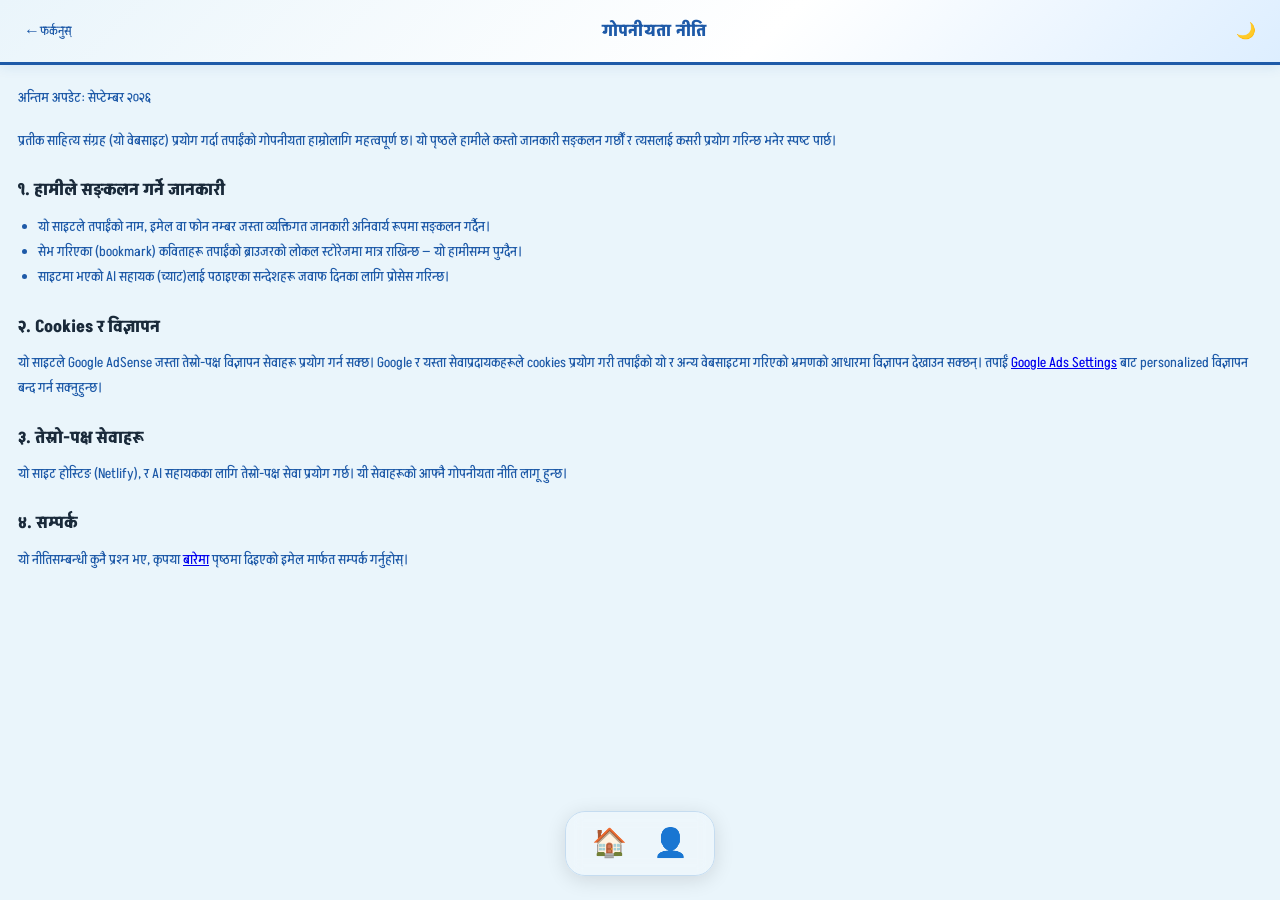
<file: privacy-policy.html>
<!DOCTYPE html>
<html lang="ne" data-theme="light" data-htheme="kalika">
<head>
  <meta charset="UTF-8" />
  <meta name="viewport" content="width=device-width, initial-scale=1.0" />
  <title>गोपनीयता नीति — प्रतीक साहित्य संग्रह</title>
  <link rel="manifest" href="manifest.json" />
  <meta name="theme-color" content="#2d1e46" />
  <meta name="apple-mobile-web-app-capable" content="yes" />
  <link rel="apple-touch-icon" href="icons/icon-192x192.png" />
  <link rel="stylesheet" href="css/style.css" />
  <link rel="stylesheet" href="css/about.css" />
  <link href="https://fonts.googleapis.com/css2?family=Akshar:wght@400;500;600;700&family=Noto+Sans+Devanagari:wght@400;600;700&family=DM+Sans:wght@400;500&display=swap" rel="stylesheet" />
  <style>
    .legal-content { padding: 20px 18px 60px; line-height: 1.8; }
    .legal-content h2 { font-family:'Akshar','Noto Sans Devanagari',sans-serif; font-size:17px; margin:22px 0 8px; color: var(--text); }
    .legal-content p, .legal-content li { font-family:'DM Sans',sans-serif; font-size:14px; color: var(--text2); }
    .legal-content ul { padding-left: 20px; margin: 6px 0; }
    .legal-updated { font-size:12px; color: var(--text2); margin-bottom: 18px; }
  </style>
</head>
<body>

<!-- HEADER -->
<header class="header">
  <div class="header-left">
    <button class="icon-btn back-btn" onclick="history.back()">
      ← <span style="font-size:13px;">फर्कनुस्</span>
    </button>
  </div>
  <div class="header-left">
    <div class="logo-text">
      <span class="logo-main">गोपनीयता नीति</span>
    </div>
  </div>
  <div class="header-right">
    <button class="icon-btn" id="themeBtn">🌙</button>
  </div>
</header>

<div class="legal-content">
  <p class="legal-updated">अन्तिम अपडेट: सेप्टेम्बर २०२६</p>

  <p>प्रतीक साहित्य संग्रह (यो वेबसाइट) प्रयोग गर्दा तपाईंको गोपनीयता हाम्रोलागि महत्वपूर्ण छ। यो पृष्ठले हामीले कस्तो जानकारी सङ्कलन गर्छौं र त्यसलाई कसरी प्रयोग गरिन्छ भनेर स्पष्ट पार्छ।</p>

  <h2>१. हामीले सङ्कलन गर्ने जानकारी</h2>
  <ul>
    <li>यो साइटले तपाईंको नाम, इमेल वा फोन नम्बर जस्ता व्यक्तिगत जानकारी अनिवार्य रूपमा सङ्कलन गर्दैन।</li>
    <li>सेभ गरिएका (bookmark) कविताहरू तपाईंको ब्राउजरको लोकल स्टोरेजमा मात्र राखिन्छ — यो हामीसम्म पुग्दैन।</li>
    <li>साइटमा भएको AI सहायक (च्याट)लाई पठाइएका सन्देशहरू जवाफ दिनका लागि प्रोसेस गरिन्छ।</li>
  </ul>

  <h2>२. Cookies र विज्ञापन</h2>
  <p>यो साइटले Google AdSense जस्ता तेस्रो-पक्ष विज्ञापन सेवाहरू प्रयोग गर्न सक्छ। Google र यस्ता सेवाप्रदायकहरूले cookies प्रयोग गरी तपाईंको यो र अन्य वेबसाइटमा गरिएको भ्रमणको आधारमा विज्ञापन देखाउन सक्छन्। तपाईं <a href="https://adssettings.google.com" target="_blank" rel="noopener">Google Ads Settings</a> बाट personalized विज्ञापन बन्द गर्न सक्नुहुन्छ।</p>

  <h2>३. तेस्रो-पक्ष सेवाहरू</h2>
  <p>यो साइट होस्टिङ (Netlify), र AI सहायकका लागि तेस्रो-पक्ष सेवा प्रयोग गर्छ। यी सेवाहरूको आफ्नै गोपनीयता नीति लागू हुन्छ।</p>

  <h2>४. सम्पर्क</h2>
  <p>यो नीतिसम्बन्धी कुनै प्रश्न भए, कृपया <a href="about.html">बारेमा</a> पृष्ठमा दिइएको इमेल मार्फत सम्पर्क गर्नुहोस्।</p>
</div>

<!-- BOTTOM NAV -->
<nav class="bottom-nav">
  <button class="nav-item" onclick="location.href='index.html'">
    <span class="nav-icon">🏠</span>
    <span class="nav-label">गृहपृष्ठ</span>
  </button>
  <button class="nav-item" onclick="location.href='about.html'">
    <span class="nav-icon">👤</span>
    <span class="nav-label">बारेमा</span>
  </button>
</nav>

<script src="js/theme.js"></script>
</body>
</html>
</file>
<file: css/style.css>
* {
  -webkit-tap-highlight-color: transparent;
  user-select: none;
  -webkit-user-select: none;
  transition: transform 0.1s ease;
}

button, .tab, .card, .nav-item, .icon-btn, .share-btn {
  cursor: pointer;
}

button:active, .tab:active, .card:active, 
.nav-item:active, .icon-btn:active, .share-btn:active {
  transform: scale(1.08);
}
/* ===== CSS VARIABLES - SKY BLUE THEME ===== */
:root {
  --bg: #e8f4fd;
  --bg2: #ffffff;
  --bg3: #d0eaf9;
  --header-bg: #1a85c4;
  --header-text: #ffffff;
  --text: #0a2744;
  --text2: #2d6a9f;
  --accent: #f07c1a;
  --accent2: #0c6ea8;
  --card-bg: #ffffff;
  --card-shadow: 0 4px 20px rgba(12,110,168,0.13);
  --border: #b0d8f0;
  --tab-active: #0c6ea8;
  --tab-text: #5a9bbf;
  --radius: 16px;
  --radius-sm: 10px;
  --modal-bg: #e8f4fd;
  --nav-bg: rgba(255, 255, 255, 0.18);
  --nav-border: #b0d8f0;
  --tag-bg: #d0eaf9;
  --tag-active: #0c6ea8;
  --tag-active-text: #fff;
  --transition: 0.3s cubic-bezier(0.4,0,0.2,1);
  --sky1: #87ceeb;
  --sky2: #0c6ea8;
}

[data-theme="dark"] {
  --bg: #091929;
  --bg2: #0d2235;
  --bg3: #102c44;
  --header-bg: #061522;
  --header-text: #d0eaf9;
  --text: #d0eaf9;
  --text2: #6aadcf;
  --accent: #ff8c3a;
  --accent2: #3bb0e8;
  --card-bg: #0d2235;
  --card-shadow: 0 4px 20px rgba(0,0,0,0.45);
  --border: #1a3a55;
  --tab-active: #3bb0e8;
  --tab-text: #3a7a9c;
  --modal-bg: #091929;
  --nav-bg: rgba(13, 34, 53, 0.18);
  --nav-border: #1a3a55;
  --tag-bg: #102c44;
  --tag-active: #3bb0e8;
  --tag-active-text: #091929;
}

/* ===== RESET ===== */
*, *::before, *::after { box-sizing: border-box; margin: 0; padding: 0; }
html { scroll-behavior: smooth; }
body {
  font-family: 'Akshar', 'Noto Sans Devanagari', 'DM Sans', sans-serif;
  background: var(--bg);
  color: var(--text);
  min-height: 100vh;
  padding-bottom: 80px;
  transition: background var(--transition), color var(--transition);
}

/* ===== HEADER ===== */
.header {
  position: sticky;
  top: 0;
  z-index: 100;
  display: flex;
  align-items: center;
  justify-content: space-between;
  padding: 12px 16px;
  background: var(--header-bg);
  color: var(--header-text);
  box-shadow: 0 2px 20px rgba(0,0,0,0.25);
  overflow: hidden;
}
.header-left { display: flex; align-items: center; gap: 10px; }
.logo-icon { font-size: 28px; }
.logo-text { display: flex; flex-direction: column; }
.logo-main {
  font-family: 'Tiro Devanagari Hindi', serif;
  font-size: 17px;
  font-weight: 700;
  letter-spacing: 0.3px;
  color: #fff;
}
.logo-sub {
  font-size: 10px;
  color: rgba(255,255,255,0.55);
  letter-spacing: 1.5px;
  text-transform: uppercase;
  font-family: 'DM Sans', sans-serif;
}
.logo-clock {
  font-size: 11px;
  color: rgba(255,255,255,0.80);
  font-family: 'DM Sans', sans-serif;
  letter-spacing: 0.5px;
  margin-top: 1px;
}
.header-right { display: flex; align-items: center; gap: 4px; }
.icon-btn {
  background: none;
  border: none;
  color: var(--header-text);
  cursor: pointer;
  padding: 8px;
  border-radius: 50%;
  font-size: 16px;
  display: flex;
  align-items: center;
  justify-content: center;
  transition: background var(--transition);
}
.icon-btn:hover { background: rgba(255,255,255,0.15); }

/* ===== SEARCH BAR ===== */
.search-bar-wrap {
  position: fixed;
  top: 0; left: 0; right: 0;
  z-index: 200;
  background: var(--bg2);
  transform: translateY(-110%);
  transition: transform 0.35s cubic-bezier(0.4,0,0.2,1);
  box-shadow: 0 4px 30px rgba(0,0,0,0.15);
  border-bottom-left-radius: 20px;
  border-bottom-right-radius: 20px;
}
.search-bar-wrap.open { transform: translateY(0); }
.search-inner {
  display: flex;
  align-items: center;
  gap: 10px;
  padding: 16px;
  color: var(--text2);
}
.search-inner input {
  flex: 1;
  border: none;
  outline: none;
  background: transparent;
  font-size: 16px;
  font-family: inherit;
  color: var(--text);
}
.search-inner input::placeholder { color: var(--text2); }
#searchClose {
  background: none;
  border: none;
  font-size: 18px;
  cursor: pointer;
  color: var(--text2);
  padding: 4px 8px;
}
.search-results {
  padding: 0 16px 16px;
  max-height: 60vh;
  overflow-y: auto;
}
.search-result-item {
  display: flex;
  align-items: center;
  gap: 12px;
  padding: 12px;
  border-radius: var(--radius-sm);
  cursor: pointer;
  transition: background var(--transition);
}
.search-result-item:hover { background: var(--bg3); }
.search-result-cover {
  width: 44px; height: 60px;
  border-radius: 6px;
  object-fit: cover;
  background: var(--bg3);
}
.search-result-info .title { font-weight: 600; font-size: 14px; }
.search-result-info .meta { font-size: 12px; color: var(--text2); margin-top: 2px; }
.search-no-result { color: var(--text2); text-align: center; padding: 24px; }

/* ===== DROPDOWN MENU ===== */
.dropdown-menu {
  position: fixed;
  top: 60px; right: 12px;
  z-index: 300;
  background: var(--bg2);
  border-radius: var(--radius);
  box-shadow: 0 8px 40px rgba(0,0,0,0.20);
  padding: 8px;
  min-width: 200px;
  border: 1px solid var(--border);
  opacity: 0;
  pointer-events: none;
  transform: scale(0.92) translateY(-10px);
  transform-origin: top right;
  transition: opacity 0.22s, transform 0.22s cubic-bezier(0.4,0,0.2,1);
}
.dropdown-menu.open {
  opacity: 1;
  pointer-events: all;
  transform: scale(1) translateY(0);
}
.dropdown-menu a {
  display: flex;
  align-items: center;
  gap: 10px;
  padding: 10px 14px;
  border-radius: var(--radius-sm);
  text-decoration: none;
  color: var(--text);
  font-size: 14px;
  transition: background var(--transition);
}
.dropdown-menu a:hover { background: var(--bg3); }
.menu-divider { height: 1px; background: var(--border); margin: 6px 0; }
.lang-toggle-wrap {
  display: flex;
  align-items: center;
  justify-content: space-between;
  padding: 10px 14px;
  font-size: 13px;
  color: var(--text2);
}
.toggle-switch { position: relative; display: inline-block; width: 38px; height: 20px; }
.toggle-switch input { opacity: 0; width: 0; height: 0; }
.slider {
  position: absolute; inset: 0;
  background: var(--border);
  border-radius: 20px;
  cursor: pointer;
  transition: background 0.3s;
}
.slider::before {
  content: '';
  position: absolute;
  width: 14px; height: 14px;
  left: 3px; top: 3px;
  background: white;
  border-radius: 50%;
  transition: transform 0.3s;
}
input:checked + .slider { background: var(--accent2); }
input:checked + .slider::before { transform: translateX(18px); }

/* ===== HERO / FEATURED SLIDES ===== */
.hero-section {
  margin: 14px 14px 0;
  border-radius: 20px;
  overflow: hidden;
  position: relative;
  height: 190px;
  box-shadow: var(--card-shadow);
}
.hero-slides {
  display: flex;
  height: 100%;
  transition: transform 0.55s cubic-bezier(0.4,0,0.2,1);
}
.hero-slide {
  min-width: 100%;
  height: 100%;
  position: relative;
  display: flex;
  align-items: flex-end;
  padding: 20px;
  background: #111;
  cursor: pointer;
}
.hero-slide-bg {
  position: absolute; inset: 0;
  object-fit: cover;
  width: 100%; height: 100%;
  opacity: 1;
}
.hero-slide-overlay {
  position: absolute;
  inset: 0;
  background: linear-gradient(to top, rgba(0,0,0,0.65) 0%, rgba(0,0,0,0.10) 60%, transparent 100%);
  z-index: 0;
}
.hero-slide-info {
  position: relative;
  z-index: 1;
  flex: 1;
  text-shadow: 0 2px 8px rgba(0,0,0,0.8);
}
.hero-slide-tag {
  font-size: 10px;
  letter-spacing: 1.5px;
  text-transform: uppercase;
  color: rgba(255,255,255,0.8);
  font-family: 'Akshar', 'DM Sans', sans-serif;
  margin-bottom: 4px;
}
.hero-slide-title {
  font-family: 'Akshar', 'Tiro Devanagari Hindi', serif;
  font-size: 22px;
  color: #fff;
  line-height: 1.2;
  margin-bottom: 8px;
}
.hero-slide-btn {
  display: inline-block;
  background: rgba(255,255,255,0.22);
  color: #fff;
  border: 1px solid rgba(255,255,255,0.4);
  border-radius: 20px;
  padding: 5px 16px;
  font-size: 12px;
  cursor: pointer;
  backdrop-filter: blur(4px);
  font-family: 'Akshar', 'DM Sans', sans-serif;
}
.hero-slide-cover {
  width: 80px; height: 110px;
  border-radius: 10px;
  object-fit: cover;
  box-shadow: 0 8px 24px rgba(0,0,0,0.4);
  background: rgba(255,255,255,0.2);
  position: relative; z-index: 1;
  display: flex; align-items: center; justify-content: center;
  font-size: 36px;
}
.hero-dots {
  position: absolute;
  bottom: 10px;
  left: 50%;
  transform: translateX(-50%);
  display: flex;
  gap: 6px;
  z-index: 2;
}
.hero-dot {
  width: 6px; height: 6px;
  border-radius: 50%;
  background: rgba(255,255,255,0.4);
  cursor: pointer;
  transition: all 0.3s;
}
.hero-dot.active {
  background: #fff;
  width: 18px;
  border-radius: 3px;
}

/* ===== CATEGORY TABS ===== */
.category-tabs {
  display: flex;
  gap: 6px;
  padding: 14px 14px 6px;
  overflow-x: auto;
  scrollbar-width: none;
}
.category-tabs::-webkit-scrollbar { display: none; }
.tab {
  flex-shrink: 0;
  padding: 8px 16px;
  border-radius: 20px;
  border: 1.5px solid var(--border);
  background: var(--bg2);
  color: var(--tab-text);
  font-size: 13px;
  cursor: pointer;
  font-family: inherit;
  transition: all var(--transition);
  white-space: nowrap;
}
.tab.active {
  background: var(--tab-active);
  color: #fff;
  border-color: var(--tab-active);
}

/* ===== TAG FILTER ===== */
.tag-filter-wrap {
  display: flex;
  gap: 6px;
  padding: 6px 14px 10px;
  overflow-x: auto;
  scrollbar-width: none;
}
.tag-filter-wrap::-webkit-scrollbar { display: none; }
.tag-chip {
  flex-shrink: 0;
  padding: 4px 12px;
  border-radius: 12px;
  background: var(--tag-bg);
  color: var(--text2);
  font-size: 12px;
  cursor: pointer;
  border: none;
  font-family: inherit;
  transition: all var(--transition);
}
.tag-chip.active {
  background: var(--tag-active);
  color: var(--tag-active-text);
}

/* ===== SECTION ===== */
.content-section { padding: 8px 14px 12px; }
.section-header {
  display: flex;
  align-items: center;
  justify-content: space-between;
  margin-bottom: 12px;
}
.section-title {
  font-family: 'Tiro Devanagari Hindi', serif;
  font-size: 18px;
  color: var(--text);
}
.random-btn {
  background: none;
  border: 1.5px solid var(--border);
  color: var(--text2);
  border-radius: 20px;
  padding: 5px 12px;
  font-size: 12px;
  cursor: pointer;
  font-family: inherit;
  transition: all var(--transition);
}
.random-btn:hover { background: var(--accent); color: #fff; border-color: var(--accent); }

/* ===== HORIZONTAL SCROLL CARDS ===== */
.cards-scroll {
  display: flex;
  gap: 12px;
  overflow-x: auto;
  scrollbar-width: none;
  padding-bottom: 4px;
}
.cards-scroll::-webkit-scrollbar { display: none; }

/* ===== GRID CARDS ===== */
.cards-grid {
  display: grid;
  grid-template-columns: repeat(2, 1fr);
  gap: 12px;
}

/* ===== CARD ===== */
.card {
  background: var(--card-bg);
  border-radius: var(--radius);
  overflow: hidden;
  box-shadow: var(--card-shadow);
  cursor: pointer;
  transition: transform 0.22s, box-shadow 0.22s;
  position: relative;
  animation: fadeUp 0.4s ease both;
}
@media (hover: hover) and (pointer: fine) {
  .card:hover { transform: translateY(-3px); box-shadow: 0 8px 32px rgba(0,0,0,0.16); }
}
.card-scroll { min-width: 140px; max-width: 140px; }
.card-cover {
  width: 100%;
  height: 130px;
  object-fit: cover;
  background: linear-gradient(135deg, var(--accent2), var(--accent));
  display: flex;
  align-items: center;
  justify-content: center;
  font-size: 40px;
}
.card-scroll .card-cover { height: 100px; }
.book3d { width: 100%; height: 100%; }
.book-pages { display: none; }
.card-bookmark-badge { display: none; }
.card-body { padding: 10px; }
.card-category {
  display: inline-block;
  font-size: 10px;
  letter-spacing: 0.5px;
  color: var(--accent);
  background: var(--tag-bg);
  padding: 2px 9px;
  border-radius: 20px;
  font-family: 'Akshar', 'Noto Sans Devanagari', sans-serif;
  font-weight: 500;
  margin-bottom: 6px;
}
.card-title {
  font-family: 'Akshar', 'Noto Sans Devanagari', 'Tiro Devanagari Hindi', serif;
  font-weight: 600;
  font-size: 15px;
  line-height: 1.35;
  color: var(--text);
  display: -webkit-box;
  -webkit-line-clamp: 2;
  -webkit-box-orient: vertical;
  overflow: hidden;
  letter-spacing: 0.1px;
}
.card-scroll .card-title { font-size: 13px; }
.card-meta {
  display: flex;
  align-items: center;
  justify-content: space-between;
  margin-top: 7px;
  padding-top: 7px;
  border-top: 1px solid var(--border);
}
.card-read-time {
  font-size: 10px;
  color: var(--text2);
  font-family: 'Akshar', 'DM Sans', sans-serif;
  display: flex;
  align-items: center;
  gap: 3px;
}
.card-bookmark {
  font-size: 14px;
  opacity: 0.5;
}
.card-bookmark.saved { opacity: 1; }
.card-read-btn {
  display: block;
  width: 100%;
  background: var(--accent2);
  color: #fff;
  border: none;
  border-radius: 0 0 var(--radius) var(--radius);
  padding: 7px;
  font-size: 11px;
  cursor: pointer;
  font-family: inherit;
  transition: background var(--transition);
}
@media (hover: hover) and (pointer: fine) {
  .card-read-btn:hover { background: var(--accent); }
}

/* ===== MODAL ===== */
.modal-overlay {
  position: fixed;
  inset: 0;
  z-index: 500;
  background: var(--modal-bg);
  transform: translateX(100%);
  transition: transform 0.38s cubic-bezier(0.4,0,0.2,1);
  overflow-y: auto;
  padding-bottom: 40px;
}
.modal-overlay.open { transform: translateX(0); }
.modal-header {
  display: flex;
  align-items: center;
  justify-content: space-between;
  padding: 14px 16px;
  position: sticky;
  top: 0;
  background: var(--modal-bg);
  z-index: 10;
  border-bottom: 1px solid var(--border);
}
.modal-back {
  background: none;
  border: none;
  color: var(--text);
  font-size: 14px;
  cursor: pointer;
  font-family: inherit;
  display: flex;
  align-items: center;
  gap: 4px;
}
.modal-actions { display: flex; gap: 4px; }
.modal-actions .icon-btn { color: var(--text); }
.modal-body { padding: 20px 16px; }
.poem-cover-large {
  width: 100%;
  height: 220px;
  object-fit: cover;
  border-radius: var(--radius);
  background: linear-gradient(135deg, var(--accent2), var(--accent));
  display: flex;
  align-items: center;
  justify-content: center;
  font-size: 60px;
  margin-bottom: 20px;
  overflow: hidden;
}
.poem-title-large {
  font-family: 'Akshar', 'Tiro Devanagari Hindi', serif;
  font-size: 26px;
  line-height: 1.3;
  margin-bottom: 8px;
  color: var(--text);
}
.poem-meta-row {
  display: flex;
  align-items: center;
  gap: 12px;
  margin-bottom: 16px;
  flex-wrap: wrap;
}
.poem-meta-badge {
  background: var(--tag-bg);
  color: var(--text2);
  padding: 4px 10px;
  border-radius: 10px;
  font-size: 11px;
  font-family: 'DM Sans', sans-serif;
}
.poem-meta-badge.accent { background: var(--accent); color: #fff; }
.poem-divider { height: 1px; background: var(--border); margin: 16px 0; }
.poem-content {
  font-family: 'Akshar', 'Tiro Devanagari Hindi', serif;
  font-size: 17px;
  line-height: 2;
  color: var(--text);
  white-space: pre-wrap;
}
.poem-tags { display: flex; flex-wrap: wrap; gap: 6px; margin-top: 20px; }
.poem-tag {
  background: var(--tag-bg);
  color: var(--text2);
  padding: 4px 10px;
  border-radius: 10px;
  font-size: 11px;
  cursor: pointer;
}

/* ===== SHARE MODAL ===== */
.share-modal {
  position: fixed;
  inset: 0;
  z-index: 600;
  background: rgba(0,0,0,0.5);
  display: flex;
  align-items: flex-end;
  opacity: 0;
  pointer-events: none;
  transition: opacity 0.3s;
}
.share-modal.open { opacity: 1; pointer-events: all; }
.share-content {
  background: var(--bg2);
  border-radius: 24px 24px 0 0;
  padding: 24px;
  width: 100%;
  transform: translateY(100%);
  transition: transform 0.35s cubic-bezier(0.4,0,0.2,1);
}
.share-modal.open .share-content { transform: translateY(0); }
.share-content h3 { font-size: 16px; margin-bottom: 16px; color: var(--text); text-align: center; }
.share-buttons { display: grid; grid-template-columns: 1fr 1fr; gap: 10px; }
.share-btn {
  padding: 12px;
  border-radius: var(--radius-sm);
  border: none;
  cursor: pointer;
  font-size: 13px;
  font-family: inherit;
  font-weight: 500;
  transition: opacity 0.2s;
}
.share-btn:hover { opacity: 0.85; }
.share-btn.whatsapp { background: #25D366; color: #fff; }
.share-btn.facebook { background: #1877F2; color: #fff; }
.share-btn.twitter { background: #1da1f2; color: #fff; }
.share-btn.copy { background: var(--bg3); color: var(--text); }
.share-close {
  display: block;
  width: 100%;
  margin-top: 12px;
  background: none;
  border: 1.5px solid var(--border);
  border-radius: var(--radius-sm);
  padding: 10px;
  font-size: 14px;
  cursor: pointer;
  color: var(--text2);
  font-family: inherit;
}

/* ===== BOTTOM NAV ===== */
.bottom-nav {
  position: fixed;
  bottom: 24px;
  left: 50%;
  transform: translateX(-50%);
  z-index: 100;
  background: var(--nav-bg);
  backdrop-filter: blur(8px);
  -webkit-backdrop-filter: blur(8px);
  border: 1px solid var(--nav-border);
  border-radius: 20px;
  display: flex;
  align-items: center;
  gap: 26px;
  padding: 12px 26px;
  box-shadow: 0 4px 20px rgba(0,0,0,0.12);
  transition: transform 0.3s ease;
}
.bottom-nav.nav-hidden {
  transform: translateX(-50%) translateY(calc(100% + 24px));
}
.nav-item {
  flex: 0 0 auto;
  display: flex;
  flex-direction: column;
  align-items: center;
  justify-content: center;
  gap: 3px;
  background: none;
  border: none;
  cursor: pointer;
  color: var(--tab-text);
  transition: color var(--transition);
  font-family: inherit;
}
.nav-item.active { color: var(--accent2); }
[data-theme="dark"] .nav-item.active { color: var(--accent2); }
.nav-icon { font-size: 28px; }
.nav-label { display: none; }
#chat-nav-icon { display: flex; align-items: center; justify-content: center; }
#chat-nav-icon svg { width: 38px; height: 38px; color: var(--tab-text); }
.nav-item.active #chat-nav-icon svg { color: var(--accent2); }

/* ===== TOAST ===== */
.toast {
  position: fixed;
  bottom: 90px;
  left: 50%;
  transform: translateX(-50%) translateY(20px);
  background: var(--accent2);
  color: #fff;
  padding: 10px 20px;
  border-radius: 20px;
  font-size: 13px;
  font-family: 'DM Sans', sans-serif;
  opacity: 0;
  transition: opacity 0.3s, transform 0.3s;
  pointer-events: none;
  white-space: nowrap;
  z-index: 999;
}
.toast.show {
  opacity: 1;
  transform: translateX(-50%) translateY(0);
}

/* ===== EMPTY STATE ===== */
.empty-state {
  text-align: center;
  padding: 40px 20px;
  color: var(--text2);
}
.empty-state .icon { font-size: 48px; margin-bottom: 12px; }
.empty-state p { font-size: 14px; }

/* ===== ANIMATIONS ===== */
@keyframes fadeUp {
  from { opacity: 0; transform: translateY(16px); }
  to { opacity: 1; transform: translateY(0); }
}
@keyframes slideIn {
  from { opacity: 0; transform: translateY(-10px); }
  to { opacity: 1; transform: translateY(0); }
}

/* Stagger card animations */
.card:nth-child(1) { animation-delay: 0.05s; }
.card:nth-child(2) { animation-delay: 0.10s; }
.card:nth-child(3) { animation-delay: 0.15s; }
.card:nth-child(4) { animation-delay: 0.20s; }
.card:nth-child(5) { animation-delay: 0.25s; }
.card:nth-child(6) { animation-delay: 0.30s; }

/* ===== SCROLLBAR ===== */
::-webkit-scrollbar { width: 4px; }
::-webkit-scrollbar-track { background: transparent; }
::-webkit-scrollbar-thumb { background: var(--border); border-radius: 4px; }

/* ===== BLACKBOARD / NOTICE SECTION ===== */
.blackboard-section {
  margin: 18px 14px 14px;
  border-radius: 18px;
  overflow: hidden;
  position: relative;
  height: 120px;
  box-shadow: 0 6px 28px rgba(0,0,0,0.30);
}
.blackboard-bg {
  position: absolute;
  inset: 0;
  width: 100%; height: 100%;
  object-fit: cover;
  border-radius: 18px;
}
.blackboard-overlay {
  position: absolute;
  inset: 0;
  background: rgba(0,0,0,0.48);
  border-radius: 18px;
}
.blackboard-slides {
  position: relative;
  z-index: 2;
  height: 100%;
  display: flex;
  transition: transform 0.55s cubic-bezier(0.4,0,0.2,1);
}
.blackboard-slide {
  min-width: 100%;
  height: 100%;
  display: flex;
  align-items: center;
  justify-content: center;
  padding: 16px 20px;
}
.blackboard-text {
  font-family: 'Akshar', 'Tiro Devanagari Hindi', serif;
  font-size: 17px;
  color: #fff;
  text-align: center;
  line-height: 1.6;
  text-shadow: 0 2px 8px rgba(0,0,0,0.6);
  letter-spacing: 0.3px;
}
.blackboard-dots {
  position: absolute;
  bottom: 8px;
  left: 50%;
  transform: translateX(-50%);
  display: flex;
  gap: 5px;
  z-index: 3;
}
.blackboard-dot {
  width: 5px; height: 5px;
  border-radius: 50%;
  background: rgba(255,255,255,0.4);
  cursor: pointer;
  transition: all 0.3s;
}
.blackboard-dot.active {
  background: #fff;
  width: 14px;
  border-radius: 3px;
}



/* ===== SITE-WIDE COLOUR THEMES ===== */

/* ── Kalika (कालिका) — exact school poster palette ── */
[data-htheme="kalika"] {
  --bg:#eaf5fb; --bg2:#ffffff; --bg3:#d6eaf8;
  --header-bg:#1a3a6b; --header-text:#1a2a3a;
  --text:#1a2a3a; --text2:#1e5aa8;
  --accent:#b91c1c; --accent2:#1e5aa8;
  --card-bg:#ffffff; --card-shadow:0 4px 20px rgba(30,90,168,.13);
  --border:#c5dcf0; --tab-active:#1e5aa8; --tab-text:#3b82d1;
  --modal-bg:#eaf5fb; --nav-bg:rgba(255,255,255,0.18); --nav-border:#c5dcf0;
  --tag-bg:#d6eaf8; --tag-active:#1e5aa8; --tag-active-text:#fff;
}
[data-htheme="kalika"][data-theme="dark"] {
  --bg:#080f1c; --bg2:#0d1a30; --bg3:#102240;
  --header-bg:#0f2248; --header-text:#d6eaf8;
  --text:#d6eaf8; --text2:#60a5fa;
  --accent2:#3b82d1; --card-bg:#0d1a30; --border:#1a3050;
  --modal-bg:#080f1c; --nav-bg:rgba(13,26,48,0.18); --nav-border:#1a3050;
  --tag-bg:#102240; --tag-active:#3b82d1; --tag-active-text:#080f1c;
  --tab-active:#3b82d1; --tab-text:#1e5aa8;
}

/* ===== KALIKA HEADER — sky gradient exactly like school site ===== */
[data-htheme="kalika"] .header {
  background: linear-gradient(135deg, #eaf5fb 0%, #ffffff 60%, #ddeeff 100%) !important;
  border-bottom: 3px solid #1e5aa8 !important;
  box-shadow: 0 2px 12px rgba(30,90,168,0.10) !important;
  animation: none !important;
}
[data-htheme="kalika"] .header .site-title,
[data-htheme="kalika"] .header .site-subtitle,
[data-htheme="kalika"] .header .logo-text,
[data-htheme="kalika"] .header .logo-main,
[data-htheme="kalika"] .header .logo-sub {
  color: #1e5aa8 !important;
}
[data-htheme="kalika"] .icon-btn {
  color: #1e5aa8 !important;
}
[data-htheme="kalika"][data-theme="dark"] .header {
  background: linear-gradient(135deg, #0d1a30 0%, #102240 60%, #0a1830 100%) !important;
  border-bottom: 3px solid #3b82d1 !important;
}

/* ===== KALIKA FONT — Akshar EVERYWHERE, no exceptions ===== */
[data-htheme="kalika"],
[data-htheme="kalika"] * {
  font-family: 'Akshar', 'Noto Sans Devanagari', sans-serif !important;
}

[data-htheme="kalika"] .card-cover {
  background: linear-gradient(135deg, #1a3a6b, #1e5aa8, #3b82d1, #1a3a6b) !important;
  background-size: 300% 300% !important;
  animation: gradFlow 6s ease infinite !important;
}
[data-htheme="kalika"] .cards-grid .card:nth-child(2n) .card-cover { animation-delay: -2s !important; }
[data-htheme="kalika"] .cards-grid .card:nth-child(3n) .card-cover { animation-delay: -4s !important; }
[data-htheme="kalika"] .card {
  border: 1.5px solid #c5dcf0;
}
@media (hover: hover) and (pointer: fine) {
  [data-htheme="kalika"] .card:hover {
    box-shadow: 0 8px 24px rgba(30,90,168,.18) !important;
    border-color: #1e5aa8;
    transform: translateY(-3px);
  }
}
[data-htheme="kalika"] .card-read-btn {
  background: #1e5aa8 !important;
}
@media (hover: hover) and (pointer: fine) {
  [data-htheme="kalika"] .card-read-btn:hover {
    background: #1a3a6b !important;
  }
}
[data-htheme="kalika"] .tab-btn.active,
[data-htheme="kalika"] .tag-btn.active {
  background: #1e5aa8 !important;
  color: #fff !important;
}
[data-htheme="kalika"] .search-input:focus {
  border-color: #1e5aa8 !important;
  box-shadow: 0 0 0 3px rgba(30,90,168,0.15) !important;
}

/* ===== LAYOUT VARIANTS ===== */

/* --- List layout --- */
[data-layout="list"] .cards-grid {
  display: flex;
  flex-direction: column;
  gap: 10px;
}
[data-layout="list"] .cards-grid .card {
  display: flex;
  flex-direction: row;
  border-radius: var(--radius-sm);
}
[data-layout="list"] .cards-grid .card-cover {
  width: 80px;
  min-width: 80px;
  height: 80px;
  border-radius: var(--radius-sm) 0 0 var(--radius-sm);
  font-size: 28px;
}
[data-layout="list"] .cards-grid .card-body {
  flex: 1;
  display: flex;
  flex-direction: column;
  justify-content: center;
  padding: 10px 12px;
}
[data-layout="list"] .cards-grid .card-title {
  font-size: 13px;
  -webkit-line-clamp: 1;
}
[data-layout="list"] .cards-grid .card-read-btn { display: none; }

/* --- Magazine layout --- */
[data-layout="magazine"] .cards-grid {
  display: grid;
  grid-template-columns: 1fr;
  gap: 0;
}
[data-layout="magazine"] .cards-grid .card {
  display: flex;
  flex-direction: row;
  border-radius: 0;
  border-bottom: 1px solid var(--border);
  box-shadow: none;
  padding: 10px 0;
  background: transparent;
}
[data-layout="magazine"] .cards-grid .card:last-child { border-bottom: none; }
[data-layout="magazine"] .cards-grid .card-cover {
  width: 70px;
  min-width: 70px;
  height: 70px;
  border-radius: var(--radius-sm);
  font-size: 26px;
  margin-right: 12px;
  flex-shrink: 0;
}
[data-layout="magazine"] .cards-grid .card-body {
  flex: 1;
  padding: 0;
  display: flex;
  flex-direction: column;
  justify-content: center;
}
[data-layout="magazine"] .cards-grid .card-title {
  font-size: 14px;
  -webkit-line-clamp: 2;
  font-weight: 600;
}
[data-layout="magazine"] .cards-grid .card-read-btn { display: none; }

/* --- Compact layout (3-column dense grid, no cover image) --- */
[data-layout="compact"] .cards-grid {
  display: grid;
  grid-template-columns: repeat(3, 1fr);
  gap: 8px;
}
[data-layout="compact"] .cards-grid .card {
  border-radius: 10px;
}
[data-layout="compact"] .cards-grid .card-cover {
  height: 70px;
  font-size: 28px;
}
[data-layout="compact"] .cards-grid .card-body {
  padding: 6px 8px 4px;
}
[data-layout="compact"] .cards-grid .card-title {
  font-size: 11px;
  -webkit-line-clamp: 2;
}
[data-layout="compact"] .cards-grid .card-meta { margin-top: 3px; }
[data-layout="compact"] .cards-grid .card-read-btn {
  padding: 5px;
  font-size: 10px;
}

/* --- Book-shelf layout: Flip-Book style hardcover (edge shading) --- */
[data-layout="grid"] .cards-grid {
  gap: 24px 18px;
  padding-right: 2px;
}
[data-layout="grid"] .cards-grid .card {
  overflow: visible;
  background: transparent;
  box-shadow: none;
  border-radius: 0;
}
[data-layout="grid"] .cards-grid .card-read-btn { display: none; }
[data-layout="grid"] .cards-grid .card-body { padding: 8px 2px 0; }
[data-layout="grid"] .cards-grid .card-cover {
  display: block;
  height: auto;
  aspect-ratio: 298 / 420;
  background: transparent;
}
[data-layout="grid"] .cards-grid .book3d {
  position: relative;
  width: 100%;
  height: 100%;
  transition: transform 0.15s ease;
}
@media (hover: hover) and (pointer: fine) {
  [data-layout="grid"] .cards-grid .card:hover .book3d { transform: translateY(-4px); }
}
[data-layout="grid"] .cards-grid .card:active { transform: none; }
[data-layout="grid"] .cards-grid .card:active .book3d { transform: scale(0.95); transition: transform 0.08s ease; }

/* कभर: flip book को जस्तै कुना + edge shading + हल्का छाया */
.book-face {
  position: relative;
  width: 100%;
  height: 100%;
  display: flex;
  align-items: center;
  justify-content: center;
  border-radius: 2.5px 5px 5px 2.5px;
  overflow: hidden;
  background-color: var(--cover-color, rgb(220, 20, 60));
  box-shadow: 0 0 5px 0 rgba(25, 25, 25, 0.25);
}
.book-face::after {
  content: "";
  position: absolute;
  inset: 0;
  background: url("../assets/book_edge_shading.webp") center / 100% 100% no-repeat;
  pointer-events: none;
  z-index: 2;
}
.book-face > img { display: block; width: 100%; height: 100%; object-fit: cover; }
/* टेक्स्ट कभर (फोटो नभएको बेला शीर्षक कभरमै) */
.book-text-cover {
  position: absolute;
  inset: 9% 9% 9% 15%;
  border: 1px solid rgba(255, 255, 255, 0.5);
  display: flex;
  align-items: center;
  justify-content: center;
  padding: 8px;
  text-align: center;
}
.book-text-title {
  color: #fff;
  font-weight: 700;
  line-height: 1.35;
  font-size: clamp(14px, 4.6vw, 20px);
  text-shadow: 0 1px 3px rgba(0, 0, 0, 0.35);
  word-break: break-word;
}
[data-layout="grid"] .cards-grid .card-bookmark-badge {
  display: flex;
  align-items: center;
  justify-content: center;
  position: absolute;
  top: 8px;
  right: 10px;
  width: 26px;
  height: 26px;
  border-radius: 50%;
  background: rgba(0,0,0,0.35);
  backdrop-filter: blur(2px);
  font-size: 13px;
  z-index: 3;
}
[data-layout="grid"] .cards-grid .card-bookmark-badge.saved { background: rgba(0,0,0,0.5); }
[data-htheme="kalika"][data-layout="grid"] .cards-grid .card { border: none; }
[data-htheme="kalika"][data-layout="grid"] .cards-grid .card:hover { box-shadow: none !important; }
[data-htheme="kalika"][data-layout="grid"] .cards-grid .card-cover {
  background: transparent !important;
  animation: none !important;
}


.picker-label {
  padding: 8px 14px 4px;
  font-size: 12px;
  color: var(--text2);
  font-family: 'DM Sans', sans-serif;
  letter-spacing: 0.4px;
}
.picker-row {
  display: flex;
  gap: 8px;
  padding: 6px 14px 10px;
}
.theme-swatch, .layout-swatch {
  flex: 1;
  display: flex;
  flex-direction: column;
  align-items: center;
  gap: 5px;
  background: none;
  border: 2px solid transparent;
  border-radius: 10px;
  padding: 6px 4px;
  cursor: pointer;
  transition: border-color 0.2s, transform 0.15s;
}
.theme-swatch:active, .layout-swatch:active { transform: scale(0.93); }
.theme-swatch.active, .layout-swatch.active {
  border-color: var(--accent2);
  background: var(--bg3);
}
.swatch-preview {
  width: 44px; height: 24px;
  border-radius: 6px;
  display: block;
}
.layout-icon {
  font-size: 20px;
  line-height: 1;
  color: var(--text);
}
.swatch-name {
  font-size: 11px;
  color: var(--text2);
  font-family: 'DM Sans', sans-serif;
}
.swatch-kalika { background:linear-gradient(135deg,#1a3a6b,#1e5aa8,#3b82d1); }



@keyframes gradFlow {
  0%,100% { background-position: 0% 50%; }
  50%      { background-position: 100% 50%; }
}


/* ===== RANDOM CARD STACK (कभर कार्ड स्ट्याक) ===== */
.rc-wrap { padding: 8px 16px 40px; text-align: center; }
.rc-heading { margin: 14px 0 0; color: var(--text); font-size: 20px; }
.rc-stage {
  position: relative;
  width: min(72vw, 300px);
  aspect-ratio: 3 / 4;
  margin: 34px auto 26px;
  perspective: 1000px;
  touch-action: pan-y;
  user-select: none;
  -webkit-user-select: none;
}
.rc-card {
  position: absolute;
  inset: 0;
  border-radius: 16px;
  overflow: hidden;
  cursor: pointer;
  box-shadow: 0 2px 14px rgba(0,0,0,0.38);
  transition: transform 0.55s cubic-bezier(0.4,0,0.2,1), opacity 0.55s ease;
  will-change: transform, opacity;
  -webkit-tap-highlight-color: transparent;
}
.rc-card .book-face { border-radius: 16px; }
.rc-card .book-text-title { font-size: clamp(18px, 6vw, 26px); }
.rc-card::before {
  content: "";
  position: absolute;
  inset: 0;
  z-index: 3;
  background: #000;
  opacity: var(--rc-dim, 0);
  transition: opacity 0.55s ease;
  pointer-events: none;
}
.rc-title {
  min-height: 28px;
  font-size: 20px;
  font-weight: 700;
  color: var(--text);
  padding: 0 8px;
}
.rc-hint { margin-top: 6px; font-size: 13px; color: var(--text2); }

#randomModal { z-index: 450; } /* कविता modal (500) माथि खुलोस् */

/* कार्ड स्ट्याक: पर्दाको बीचमा (ठाडो र तेर्सो) */
#randomModal .modal-content { min-height: 100vh; min-height: 100dvh; display: flex; flex-direction: column; }
#randomModal .rc-wrap {
  flex: 1;
  display: flex;
  flex-direction: column;
  align-items: center;
  justify-content: center;
  padding-bottom: 70px;
}
#randomModal .rc-stage { margin: 28px auto 22px; left: 7%; } /* बायाँतिर फैलिएको थुप्रोलाई बीचमा ल्याउन */
</file>
<file: css/print.css>
@media print {
  .header, .bottom-nav, .category-tabs, .tag-filter-wrap,
  .modal-header, .modal-site-header, #randomModal, .modal-actions, .share-modal, .toast,
  .hero-section, .section-header .random-btn,
  .card-read-btn, .dropdown-menu, .search-bar-wrap { display: none !important; }

  body { background: #fff !important; color: #000 !important; padding: 0; }

  .modal-overlay {
    position: static !important;
    transform: none !important;
    background: #fff !important;
  }

  .poem-content {
    font-size: 14pt !important;
    line-height: 1.8 !important;
    color: #000 !important;
  }

  .poem-title-large {
    font-size: 20pt !important;
    color: #000 !important;
  }

  .poem-cover-large { display: none !important; }

  @page {
    margin: 2cm;
  }
}
</file>
<file: css/chat-widget.css>
/* ===== AI CHAT WIDGET (Kalika theme) ===== */
#chat-panel {
  position: fixed;
  width: 320px;
  max-width: 90vw;
  height: 420px;
  max-height: 70vh;
  background: rgba(255, 255, 255, 0.18);
  backdrop-filter: blur(16px);
  -webkit-backdrop-filter: blur(16px);
  border: 1px solid rgba(255, 255, 255, 0.35);
  border-radius: 14px;
  box-shadow: 0 8px 30px rgba(0,0,0,0.3);
  display: none;
  flex-direction: column;
  overflow: hidden;
  z-index: 9999;
  font-family: inherit;
}

#chat-panel.open {
  display: flex;
}

#chat-header {
  background: var(--accent2, #1e5aa8);
  color: #fff;
  padding: 12px 14px;
  font-weight: 600;
  display: flex;
  justify-content: space-between;
  align-items: center;
}

#chat-close {
  background: none;
  border: none;
  color: #fff;
  font-size: 18px;
  cursor: pointer;
}

#chat-messages {
  flex: 1;
  overflow-y: auto;
  padding: 12px;
  display: flex;
  flex-direction: column;
  gap: 8px;
  background: transparent;
}

.chat-msg {
  max-width: 85%;
  padding: 8px 12px;
  border-radius: 10px;
  font-size: 14px;
  line-height: 1.4;
  white-space: pre-wrap;
}

.chat-msg.user {
  align-self: flex-end;
  background: var(--accent2, #1e5aa8);
  color: #fff;
}

.chat-msg.bot {
  align-self: flex-start;
  background: rgba(255, 255, 255, 0.55);
  color: #1a1a1a;
  backdrop-filter: blur(4px);
}

#chat-input-row {
  display: flex;
  border-top: 1px solid rgba(255, 255, 255, 0.35);
  background: rgba(255, 255, 255, 0.12);
}

#chat-input {
  flex: 1;
  border: none;
  padding: 10px 12px;
  font-size: 14px;
  outline: none;
  background: transparent;
  color: #1a1a1a;
}

#chat-send {
  border: none;
  background: var(--accent2, #1e5aa8);
  color: #fff;
  padding: 0 16px;
  cursor: pointer;
  font-size: 14px;
}

#chat-send:disabled {
  opacity: 0.6;
  cursor: default;
}

.chat-typing {
  display: flex;
  gap: 4px;
  align-items: center;
  padding: 10px 14px !important;
}

.chat-typing .dot {
  width: 6px;
  height: 6px;
  border-radius: 50%;
  background: #666;
  opacity: 0.4;
  animation: chat-typing-bounce 1.2s infinite ease-in-out;
}

.chat-typing .dot:nth-child(2) { animation-delay: 0.2s; }
.chat-typing .dot:nth-child(3) { animation-delay: 0.4s; }

@keyframes chat-typing-bounce {
  0%, 60%, 100% { opacity: 0.4; transform: translateY(0); }
  30% { opacity: 1; transform: translateY(-3px); }
}
</file>
<file: css/admin.css>
/* ===== ADMIN PANEL ===== */
#adminModal { z-index: 700; }
.admin-body { padding: 16px 16px 60px; max-width: 640px; margin: 0 auto; }
.admin-title { font-size: 16px; font-weight: 700; color: var(--text); }
.admin-note { font-size: 12px; color: var(--text2); line-height: 1.6; margin: 6px 0 12px; }
.admin-label { display: block; font-size: 12px; color: var(--text2); margin: 12px 0 5px; }
.admin-input, .admin-select, .admin-textarea {
  width: 100%;
  padding: 10px 12px;
  border: 1.5px solid var(--border);
  border-radius: var(--radius-sm);
  background: var(--card-bg);
  color: var(--text);
  font-size: 15px;
  font-family: inherit;
}
.admin-textarea { min-height: 260px; line-height: 1.9; resize: vertical; white-space: pre-wrap; }
.admin-input:focus, .admin-select:focus, .admin-textarea:focus { outline: none; border-color: var(--accent2); }
.admin-row { display: flex; gap: 10px; }
.admin-row > * { flex: 1; min-width: 0; }
.admin-btn {
  border: none;
  border-radius: 12px;
  padding: 10px 16px;
  font-size: 14px;
  font-family: inherit;
  cursor: pointer;
  background: var(--accent2);
  color: #fff;
}
.admin-btn.ghost { background: var(--bg3); color: var(--text); }
.admin-btn.danger { background: #c62828; }
.admin-btn.small { padding: 6px 10px; font-size: 12px; border-radius: 10px; }
.admin-btn:disabled { opacity: .55; cursor: wait; }
.admin-actions { display: flex; flex-wrap: wrap; gap: 8px; margin-top: 16px; }
.admin-list { display: flex; flex-direction: column; gap: 10px; margin-top: 12px; }
.admin-item {
  display: flex;
  align-items: center;
  gap: 12px;
  padding: 10px;
  background: var(--card-bg);
  border: 1px solid var(--border);
  border-radius: 14px;
}
.admin-thumb { width: 42px; flex: none; aspect-ratio: 298 / 420; }
.admin-thumb .book-text-cover { display: none; }
.admin-item-info { flex: 1; min-width: 0; }
.admin-item-title { font-size: 15px; font-weight: 600; color: var(--text); white-space: nowrap; overflow: hidden; text-overflow: ellipsis; }
.admin-item-sub { font-size: 11px; color: var(--text2); margin-top: 2px; }
.admin-seg { display: flex; gap: 8px; }
.admin-seg button {
  flex: 1;
  padding: 9px;
  border-radius: 12px;
  border: 1.5px solid var(--border);
  background: var(--card-bg);
  color: var(--text);
  font-family: inherit;
  font-size: 13px;
  cursor: pointer;
}
.admin-seg button.active { border-color: var(--accent2); background: var(--bg3); font-weight: 700; }
.admin-cover-box { display: flex; gap: 14px; align-items: flex-start; margin-top: 12px; }
.admin-preview { width: 110px; flex: none; aspect-ratio: 298 / 420; }
.admin-cover-tools { display: flex; flex-direction: column; gap: 8px; flex: 1; }
.admin-colors { display: flex; flex-wrap: wrap; gap: 10px; }
.admin-color { width: 30px; height: 30px; border-radius: 50%; border: 3px solid transparent; cursor: pointer; }
.admin-color.active { border-color: var(--text); }
.admin-check { display: flex; align-items: center; gap: 8px; margin-top: 14px; font-size: 14px; color: var(--text); }
.admin-msg { margin-top: 12px; padding: 10px 12px; border-radius: 10px; font-size: 13px; background: var(--bg3); color: var(--text); }
.admin-msg.err { background: #fde8e8; color: #8b1a1a; }
.admin-section-title { margin-top: 22px; font-size: 13px; font-weight: 700; color: var(--text2); }

/* ===== ZIP UPDATE ===== */
.zip-drop { border: 2px dashed var(--border); border-radius: 14px; padding: 18px; text-align: center; color: var(--text2); font-size: 13px; line-height: 1.7; margin-top: 12px; }
.zip-commit { margin-top: 14px; border: 1.5px solid var(--border); border-radius: 14px; background: var(--card-bg); overflow: hidden; }
.zip-commit-head { padding: 10px 12px; background: var(--bg3); font-size: 12px; color: var(--text2); display: flex; justify-content: space-between; gap: 8px; flex-wrap: wrap; }
.zip-commit-body { padding: 12px; }
.zip-stats { display: flex; flex-wrap: wrap; gap: 8px; margin-top: 10px; font-size: 12px; }
.zip-stat { padding: 4px 10px; border-radius: 20px; background: var(--bg3); color: var(--text); }
.zip-row { padding: 9px 10px; border-bottom: 1px solid var(--border); font-size: 13px; color: var(--text); }
.zip-row:last-child { border-bottom: none; }
.zip-row-top { display: flex; align-items: center; gap: 8px; }
.zip-row-top input[type=checkbox] { flex: none; width: 17px; height: 17px; }
.zip-path { flex: 1; min-width: 0; word-break: break-all; font-family: monospace; font-size: 12px; }
.zip-badge { flex: none; font-size: 11px; padding: 2px 8px; border-radius: 10px; }
.zip-badge.new { background: #d7f3df; color: #14632e; }
.zip-badge.mod { background: #fff0c9; color: #7a5200; }
.zip-badge.del { background: #fde0e0; color: #8b1a1a; }
.zip-badge.skip { background: var(--bg3); color: var(--text2); }
.zip-sub { font-size: 11px; color: var(--text2); margin: 4px 0 0 25px; display: flex; gap: 10px; align-items: center; flex-wrap: wrap; }
.zip-link { background: none; border: none; color: var(--accent2); font-family: inherit; font-size: 11px; cursor: pointer; padding: 0; text-decoration: underline; }
.zip-img { max-height: 70px; max-width: 120px; border-radius: 6px; border: 1px solid var(--border); margin: 6px 0 0 25px; display: block; }
.zip-diff { margin: 6px 0 0 25px; max-height: 260px; overflow: auto; border-radius: 8px; border: 1px solid var(--border); background: #0f1722; font-family: monospace; font-size: 11px; line-height: 1.5; }
.zip-diff div { padding: 0 8px; white-space: pre-wrap; word-break: break-all; color: #aab4c3; }
.zip-diff .add { background: rgba(46,160,67,.25); color: #b6f0c3; }
.zip-diff .rem { background: rgba(248,81,73,.25); color: #ffc9c5; }
.zip-diff .gap { color: #6b7686; text-align: center; }
.zip-list { margin-top: 12px; border: 1px solid var(--border); border-radius: 14px; background: var(--card-bg); overflow: hidden; }
.zip-progress { height: 8px; background: var(--bg3); border-radius: 6px; overflow: hidden; margin-top: 10px; }
.zip-progress > div { height: 100%; width: 0; background: var(--accent2); transition: width .2s; }
</file>
<file: css/about.css>
/* ===== ABOUT PAGE — Clean Profile Card ===== */

/* PROFILE */
.profile-card {
  display: flex;
  flex-direction: column;
  align-items: center;
  text-align: center;
  padding: 36px 20px 28px;
}

.profile-photo-wrap {
  width: 148px;
  height: 148px;
  border-radius: 50%;
  padding: 4px;
  background: linear-gradient(135deg, var(--accent2), var(--accent));
  margin-bottom: 18px;
  box-shadow: 0 8px 24px rgba(0,0,0,0.18);
}

.profile-photo {
  display: block;
  width: 100%;
  height: 100%;
  object-fit: cover;
  border-radius: 50%;
  border: 3px solid var(--bg);
}

.profile-name {
  font-family: 'Akshar', 'Noto Sans Devanagari', sans-serif;
  font-weight: 700;
  font-size: 26px;
  color: var(--text);
  line-height: 1.2;
  margin-bottom: 6px;
}

.profile-subtitle {
  font-family: 'Akshar', 'Noto Sans Devanagari', sans-serif;
  font-size: 14px;
  color: var(--accent);
  font-weight: 500;
  margin-bottom: 10px;
}

.profile-location {
  font-family: 'DM Sans', sans-serif;
  font-size: 13px;
  color: var(--text2);
}

/* SECTIONS */
.about-section {
  padding: 20px 18px;
  border-top: 1px solid var(--border);
}

.about-section-label {
  font-family: 'Akshar', 'DM Sans', sans-serif;
  font-size: 11px;
  letter-spacing: 1.5px;
  text-transform: uppercase;
  color: var(--accent);
  margin-bottom: 14px;
  font-weight: 600;
}

/* CONTACT / DETAILS */
.about-contact {
  display: flex;
  flex-direction: column;
  gap: 10px;
}

.contact-btn {
  display: flex;
  align-items: center;
  gap: 12px;
  padding: 14px 16px;
  border-radius: var(--radius-sm);
  border: 1.5px solid var(--border);
  background: var(--bg2);
  color: var(--text);
  text-decoration: none;
  font-family: 'DM Sans', sans-serif;
  transition: all var(--transition);
  cursor: pointer;
}

.contact-btn:hover {
  border-color: var(--accent);
  background: var(--bg3);
  transform: translateY(-2px);
}

.contact-btn .c-icon { font-size: 20px; display:flex; align-items:center; justify-content:center; flex-shrink:0; }
.contact-btn .c-label { font-size: 11px; color: var(--text2); }
.contact-btn .c-name { font-weight: 600; font-size: 14px; }

.contact-btn-inner {
  display: flex;
  flex-direction: column;
  gap: 2px;
}

/* OTHER WEBSITES */
.about-sites {
  display: flex;
  flex-direction: column;
  gap: 10px;
}
.about-site-link {
  display: flex;
  align-items: center;
  gap: 10px;
  padding: 12px 14px;
  border-radius: var(--radius-sm);
  border: 1.5px solid var(--border);
  background: var(--bg2);
  color: var(--text);
  text-decoration: none;
  font-family: 'DM Sans', sans-serif;
  font-size: 13px;
  font-weight: 600;
  transition: all var(--transition);
}
.about-site-link:hover { border-color: var(--accent); background: var(--bg3); transform: translateY(-2px); }
.about-sites-empty {
  font-family: 'Akshar', 'Noto Sans Devanagari', sans-serif;
  font-size: 14px;
  color: var(--text2);
  padding: 4px 2px;
}

/* ===== KALIKA FONT OVERRIDE — applies on about page too ===== */
[data-htheme="kalika"],
[data-htheme="kalika"] * {
  font-family: 'Akshar', 'Noto Sans Devanagari', sans-serif !important;
}
</file>
